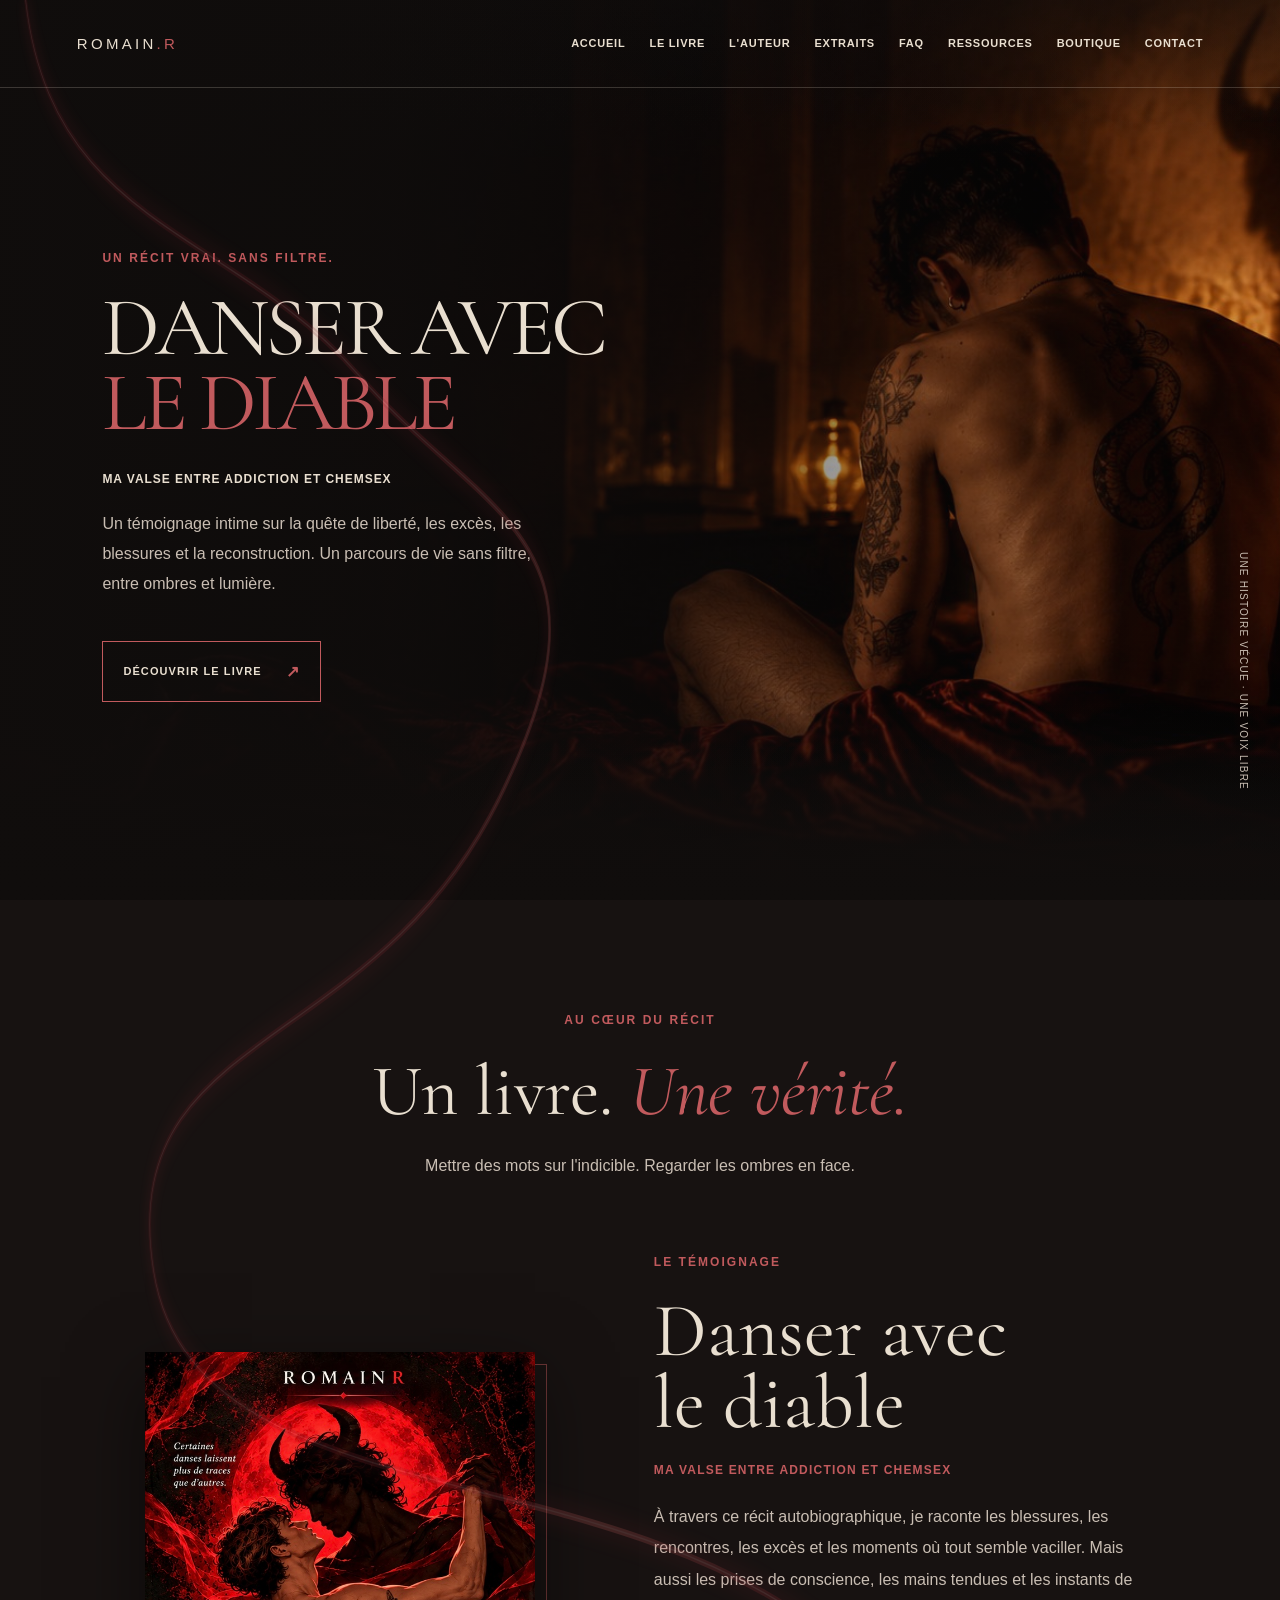
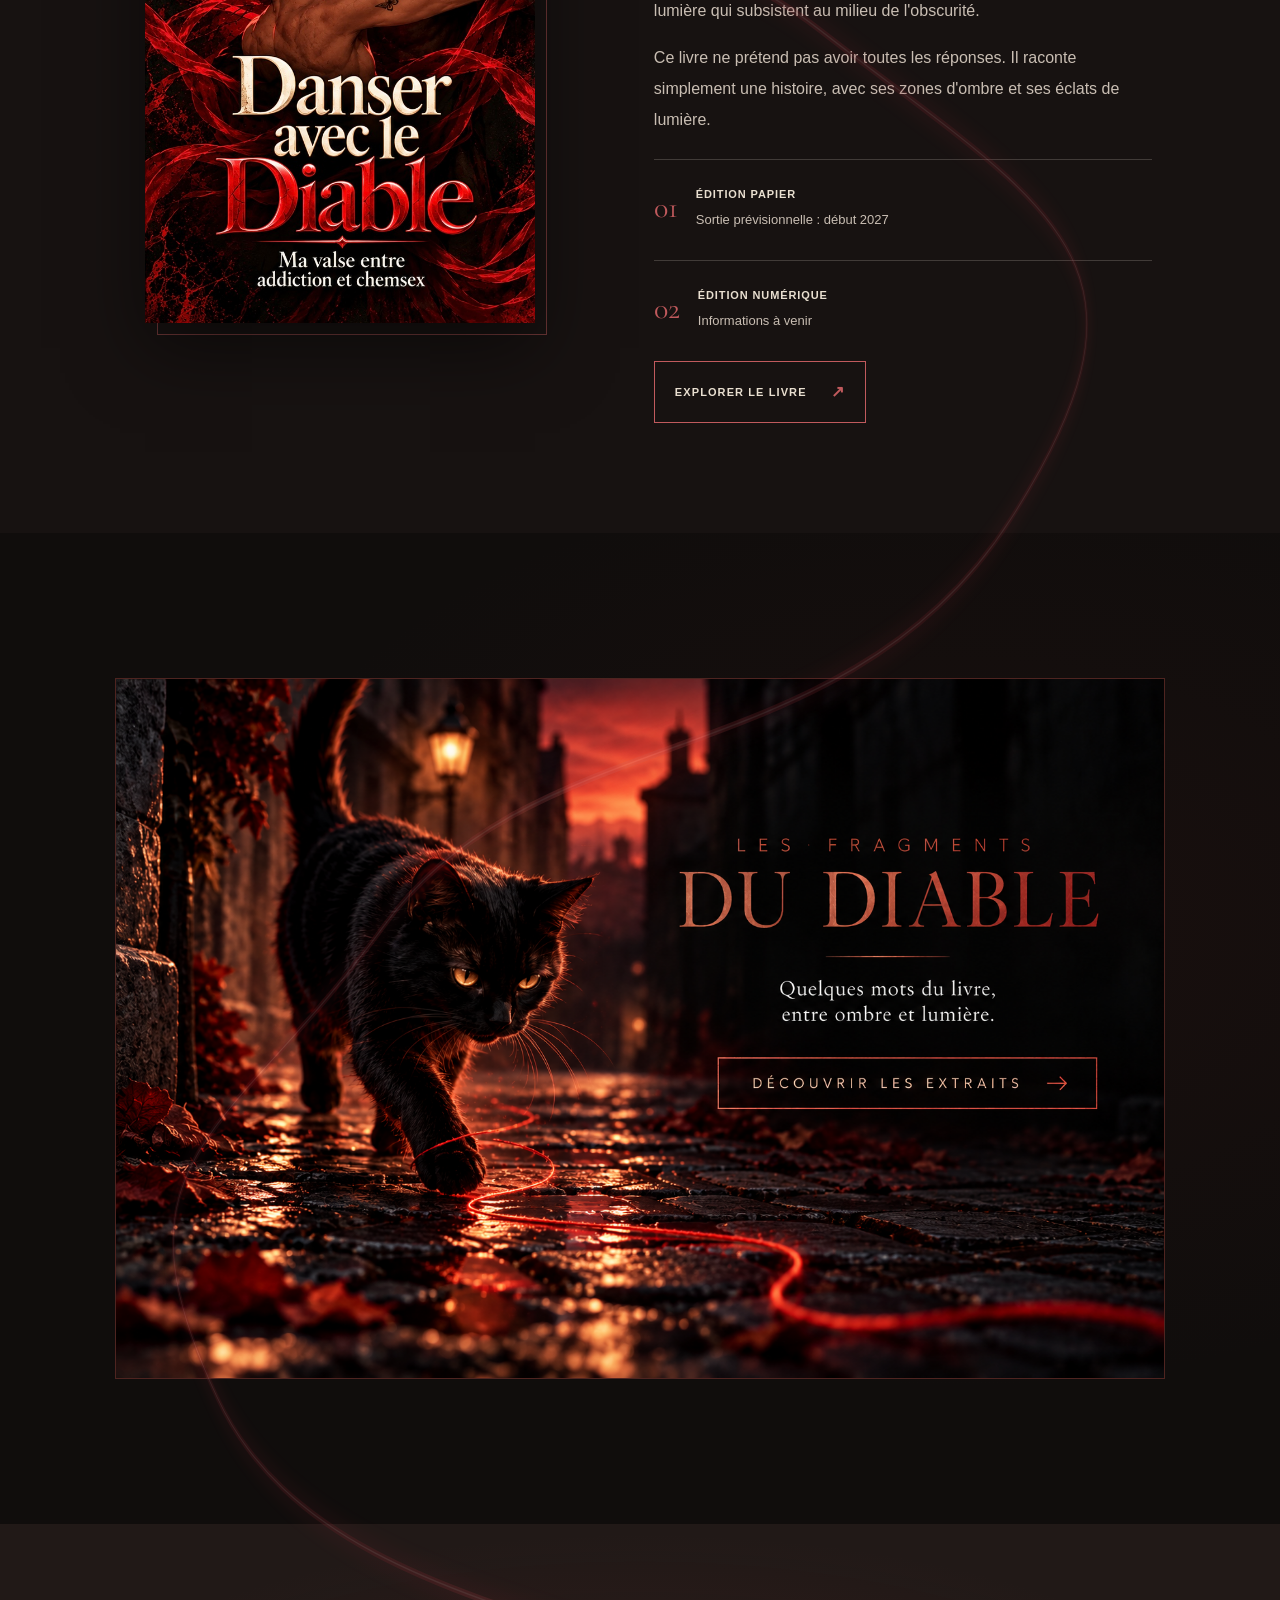
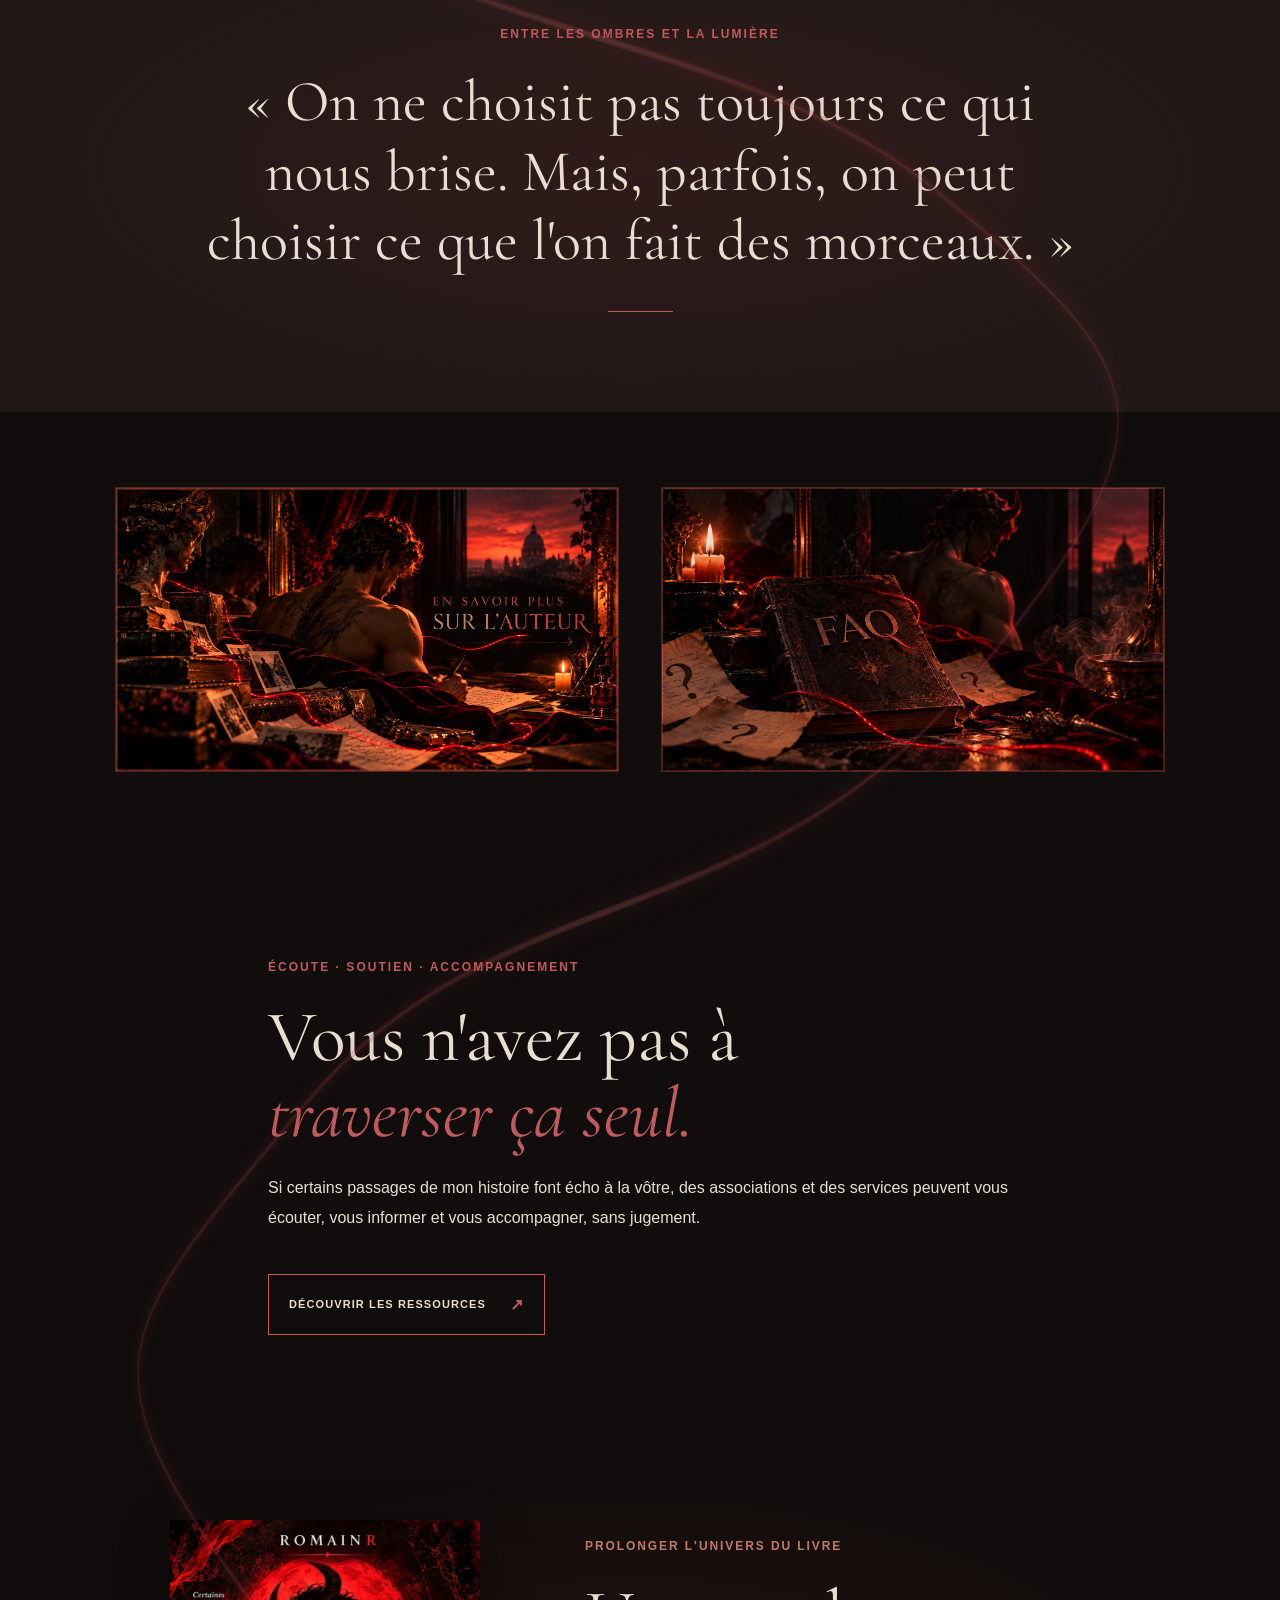
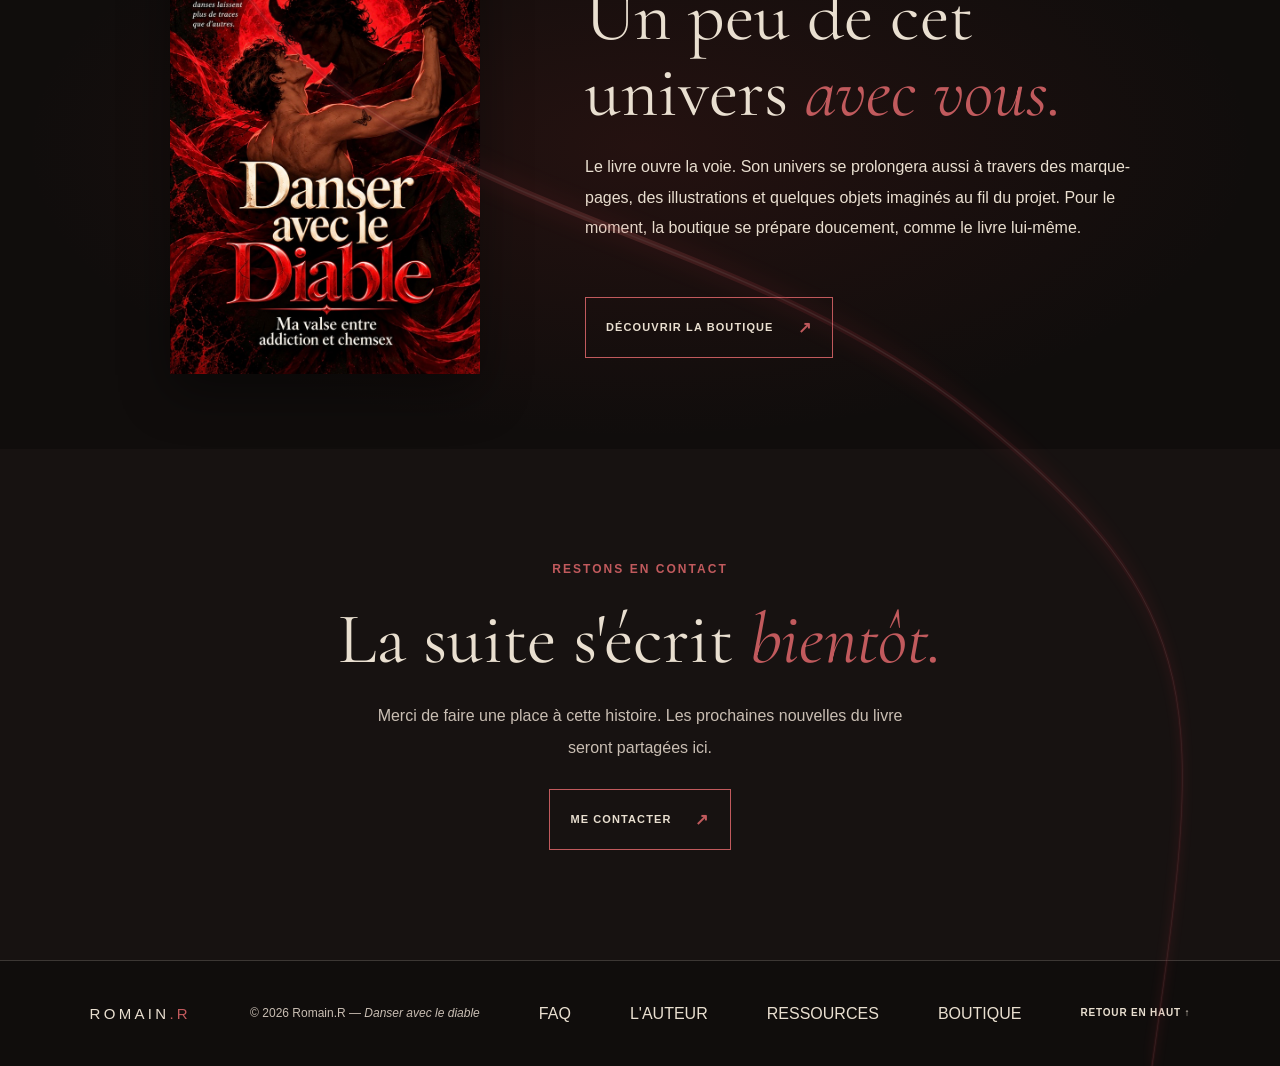
<file: index.html>
<!DOCTYPE html>
<html lang="fr">
<head>
  <meta charset="UTF-8">
  <meta name="viewport" content="width=device-width, initial-scale=1.0">
  <meta name="description" content="Découvrez Danser avec le diable — Ma valse entre addiction et chemsex, le témoignage autobiographique de Romain.R. Sortie prévisionnelle début 2027.">
  <meta name="theme-color" content="#100d0c">
  <title>Danser avec le diable — Romain.R</title>

  <link rel="preconnect" href="https://fonts.googleapis.com">
  <link rel="preconnect" href="https://fonts.gstatic.com" crossorigin>
  <link href="https://fonts.googleapis.com/css2?family=Cormorant+Garamond:wght@400;500;600;700&family=Montserrat:wght@300;400;500;600&display=swap" rel="stylesheet">

  <link rel="stylesheet" href="styles.css">
  <link rel="stylesheet" href="fragments.css">

  <style>
    /* IMAGES CLIQUABLES */
    .home-image-link {
      display: block;
      width: 100%;
      overflow: hidden;
      line-height: 0;
      text-decoration: none;
      border: 1px solid rgba(179, 74, 67, 0.38);
      background: #100d0c;
      transition: border-color 0.3s ease, transform 0.3s ease;
    }

    .home-image-link:hover {
      border-color: rgba(210, 105, 85, 0.9);
      transform: translateY(-3px);
    }

    .home-image-link img {
      display: block;
      width: 100%;
      height: auto;
      margin: 0;
    }

    /* FRAGMENTS : IMAGE SEULE */
    .fragments-image-only {
      width: min(1050px, 86%);
      margin: 65px auto;
    }

    /* AUTEUR ET FAQ */
    .home-cards {
      display: grid;
      grid-template-columns: repeat(2, minmax(0, 1fr));
      align-items: start;
      gap: clamp(20px, 4vw, 42px);
      width: min(1050px, 86%);
      margin: 75px auto;
    }

    .home-card {
      min-width: 0;
    }

    .home-card .home-image-link img {
      width: 100%;
      height: auto;
      object-fit: contain;
    }

    /* BOUTIQUE */
    .shop-preview {
      padding: 75px 7%;
      background:
        radial-gradient(
          ellipse at 50% 50%,
          rgba(142, 41, 37, 0.16),
          transparent 68%
        ),
        #100d0c;
    }

    .shop-preview-inner {
      display: grid;
      grid-template-columns: minmax(0, 0.8fr) minmax(0, 1.2fr);
      align-items: center;
      gap: clamp(30px, 6vw, 75px);
      width: min(1000px, 100%);
      margin: 0 auto;
    }

    .shop-book {
      display: block;
      width: 100%;
      max-width: 310px;
      margin: 0 auto;
      border: 0;
      background: transparent;
      line-height: 0;
    }

    .shop-book img {
      display: block;
      width: 100%;
      height: auto;
      filter: drop-shadow(0 18px 25px rgba(0, 0, 0, 0.4));
    }

    .shop-copy {
      min-width: 0;
    }

    .shop-copy h2 {
      margin-top: 12px;
    }

    .shop-copy p:not(.eyebrow) {
      margin: 20px 0 28px;
      line-height: 1.9;
    }

    .shop-copy .eyebrow {
      color: #c17b65;
      letter-spacing: 0.16em;
    }

    /* ADAPTATION MOBILE */
    @media (max-width: 700px) {
      .fragments-image-only {
        width: 90%;
        margin: 35px auto;
      }

      .home-cards {
        grid-template-columns: 1fr;
        gap: 30px;
        width: 90%;
        margin: 45px auto;
      }

      .home-card {
        width: 100%;
        max-width: 700px;
        margin: 0 auto;
      }

      .home-card .home-image-link {
        width: 100%;
      }

      .shop-preview {
        padding: 55px 6%;
      }

      .shop-preview-inner {
        grid-template-columns: 1fr;
        gap: 30px;
        text-align: center;
      }

      .shop-book {
        max-width: 220px;
      }
    }
  </style>
</head>

<body>
  <!-- MENU -->
  <header class="site-header">
    <a class="logo" href="#accueil">ROMAIN<span>.R</span></a>

    <button
      class="menu-toggle"
      aria-label="Ouvrir le menu"
      aria-expanded="false"
      aria-controls="navigation"
    >
      ☰
    </button>

    <nav class="navigation" id="navigation">
      <a href="#accueil">Accueil</a>
      <a href="livre.html">Le livre</a>
      <a href="auteur.html">L'auteur</a>
      <a href="extraits.html">Extraits</a>
      <a href="faq.html">FAQ</a>
      <a href="ressources.html">Ressources</a>
      <a href="boutique.html">Boutique</a>
      <a href="#contact">Contact</a>
    </nav>
  </header>

  <main>
    <!-- ACCUEIL -->
    <section class="hero" id="accueil">
      <div class="hero-overlay"></div>

      <div class="hero-content">
        <p class="eyebrow">UN RÉCIT VRAI. SANS FILTRE.</p>

        <h1>DANSER AVEC<br><span>LE DIABLE</span></h1>

        <p class="subtitle">MA VALSE ENTRE ADDICTION ET CHEMSEX</p>

        <p class="intro">
          Un témoignage intime sur la quête de liberté, les excès,
          les blessures et la reconstruction. Un parcours de vie
          sans filtre, entre ombres et lumière.
        </p>

        <a class="button" href="livre.html">
          DÉCOUVRIR LE LIVRE <span>↗</span>
        </a>
      </div>

      <span class="vertical-note">
        UNE HISTOIRE VÉCUE · UNE VOIX LIBRE
      </span>
    </section>

    <!-- LE LIVRE -->
    <section class="book-section section" id="livre">
      <div class="section-heading">
        <p class="eyebrow">AU CŒUR DU RÉCIT</p>
        <h2>Un livre. <em>Une vérité.</em></h2>
        <p>Mettre des mots sur l'indicible. Regarder les ombres en face.</p>
      </div>

      <div class="book-layout">
        <div class="book-art">
          <img
            src="couverture-livre.png"
            alt="Couverture du livre Danser avec le diable"
          >
        </div>

        <div class="book-copy">
          <p class="eyebrow">LE TÉMOIGNAGE</p>

          <h3>Danser avec<br>le diable</h3>

          <p class="book-subtitle">Ma valse entre addiction et chemsex</p>

          <p>
            À travers ce récit autobiographique, je raconte les blessures,
            les rencontres, les excès et les moments où tout semble vaciller.
            Mais aussi les prises de conscience, les mains tendues et les
            instants de lumière qui subsistent au milieu de l'obscurité.
          </p>

          <p>
            Ce livre ne prétend pas avoir toutes les réponses.
            Il raconte simplement une histoire, avec ses zones d'ombre
            et ses éclats de lumière.
          </p>

          <div class="format">
            <span>01</span>
            <div>
              <strong>ÉDITION PAPIER</strong>
              <small>Sortie prévisionnelle : début 2027</small>
            </div>
          </div>

          <div class="format">
            <span>02</span>
            <div>
              <strong>ÉDITION NUMÉRIQUE</strong>
              <small>Informations à venir</small>
            </div>
          </div>

          <a class="button" href="livre.html">
            EXPLORER LE LIVRE <span>↗</span>
          </a>
        </div>
      </div>
    </section>

    <!-- FRAGMENTS : UNIQUEMENT L'IMAGE CLIQUABLE -->
    <section class="fragments-section" id="extraits">
      <div class="fragments-image-only">
        <a
          class="home-image-link"
          href="extraits.html"
          aria-label="Découvrir les extraits du livre"
        >
          <img
            src="extraits-accueil.png"
            alt="Illustration cliquable vers les extraits de Danser avec le diable"
            loading="lazy"
          >
        </a>
      </div>
    </section>

    <!-- CITATION -->
    <section class="quote-section">
      <p class="eyebrow">ENTRE LES OMBRES ET LA LUMIÈRE</p>

      <blockquote>
        « On ne choisit pas toujours ce qui nous brise.
        Mais, parfois, on peut choisir ce que l'on fait des morceaux. »
      </blockquote>

      <span class="quote-line"></span>
    </section>

    <!-- AUTEUR ET FAQ : DEUX IMAGES SANS TEXTE AUTOUR -->
    <section class="home-cards" aria-label="Découvrir l'auteur et la FAQ">
      <div class="home-card">
        <a
          class="home-image-link"
          href="auteur.html"
          aria-label="En savoir plus sur l'auteur"
        >
          <img
            src="auteur-accueil.png"
            alt="En savoir plus sur l'auteur"
            loading="lazy"
          >
        </a>
      </div>

      <div class="home-card">
        <a
          class="home-image-link"
          href="faq.html"
          aria-label="Accéder à la foire aux questions"
        >
          <img
            src="faq-accueil.png"
            alt="Accéder à la foire aux questions"
            loading="lazy"
          >
        </a>
      </div>
    </section>

    <!-- RESSOURCES : CONSERVÉES -->
    <section
      class="faq-section section support-section"
      id="appel-ressources"
    >
      <p class="eyebrow">ÉCOUTE · SOUTIEN · ACCOMPAGNEMENT</p>

      <h2>
        Vous n'avez pas à<br><em>traverser ça seul.</em>
      </h2>

      <p>
        Si certains passages de mon histoire font écho à la vôtre,
        des associations et des services peuvent vous écouter,
        vous informer et vous accompagner, sans jugement.
      </p>

      <a class="button" href="ressources.html">
        DÉCOUVRIR LES RESSOURCES <span>↗</span>
      </a>
    </section>

    <!-- BOUTIQUE : COUVERTURE ET MESSAGE -->
    <section class="shop-preview" id="boutique">
      <div class="shop-preview-inner">
        <a
          class="shop-book"
          href="boutique.html"
          aria-label="Découvrir la boutique"
        >
          <img
            src="couverture-livre.png"
            alt="Couverture de Danser avec le diable"
            loading="lazy"
          >
        </a>

        <div class="shop-copy">
          <p class="eyebrow">PROLONGER L'UNIVERS DU LIVRE</p>

          <h2>Un peu de cet univers <em>avec vous.</em></h2>

          <p>
            Le livre ouvre la voie. Son univers se prolongera aussi
            à travers des marque-pages, des illustrations et quelques
            objets imaginés au fil du projet.

            Pour le moment, la boutique se prépare doucement,
            comme le livre lui-même.
          </p>

          <a class="button" href="boutique.html">
            DÉCOUVRIR LA BOUTIQUE <span>↗</span>
          </a>
        </div>
      </div>
    </section>

    <!-- CONTACT -->
    <section class="contact-section section" id="contact">
      <p class="eyebrow">RESTONS EN CONTACT</p>

      <h2>La suite s'écrit <em>bientôt.</em></h2>

      <p>
        Merci de faire une place à cette histoire.
        Les prochaines nouvelles du livre seront partagées ici.
      </p>

      <a class="button" href="mailto:romain.danseraveclediable@outlook.com">
        ME CONTACTER <span>↗</span>
      </a>
    </section>
  </main>

  <!-- PIED DE PAGE -->
  <footer>
    <a class="logo" href="#accueil">ROMAIN<span>.R</span></a>

    <p>© 2026 Romain.R — <em>Danser avec le diable</em></p>

    <a href="faq.html">FAQ</a>
    <a href="auteur.html">L'AUTEUR</a>
    <a href="ressources.html">RESSOURCES</a>
    <a href="boutique.html">BOUTIQUE</a>
    <a href="#accueil">RETOUR EN HAUT ↑</a>
  </footer>

  <script src="script.js"></script>
</body>
</html>
</file>
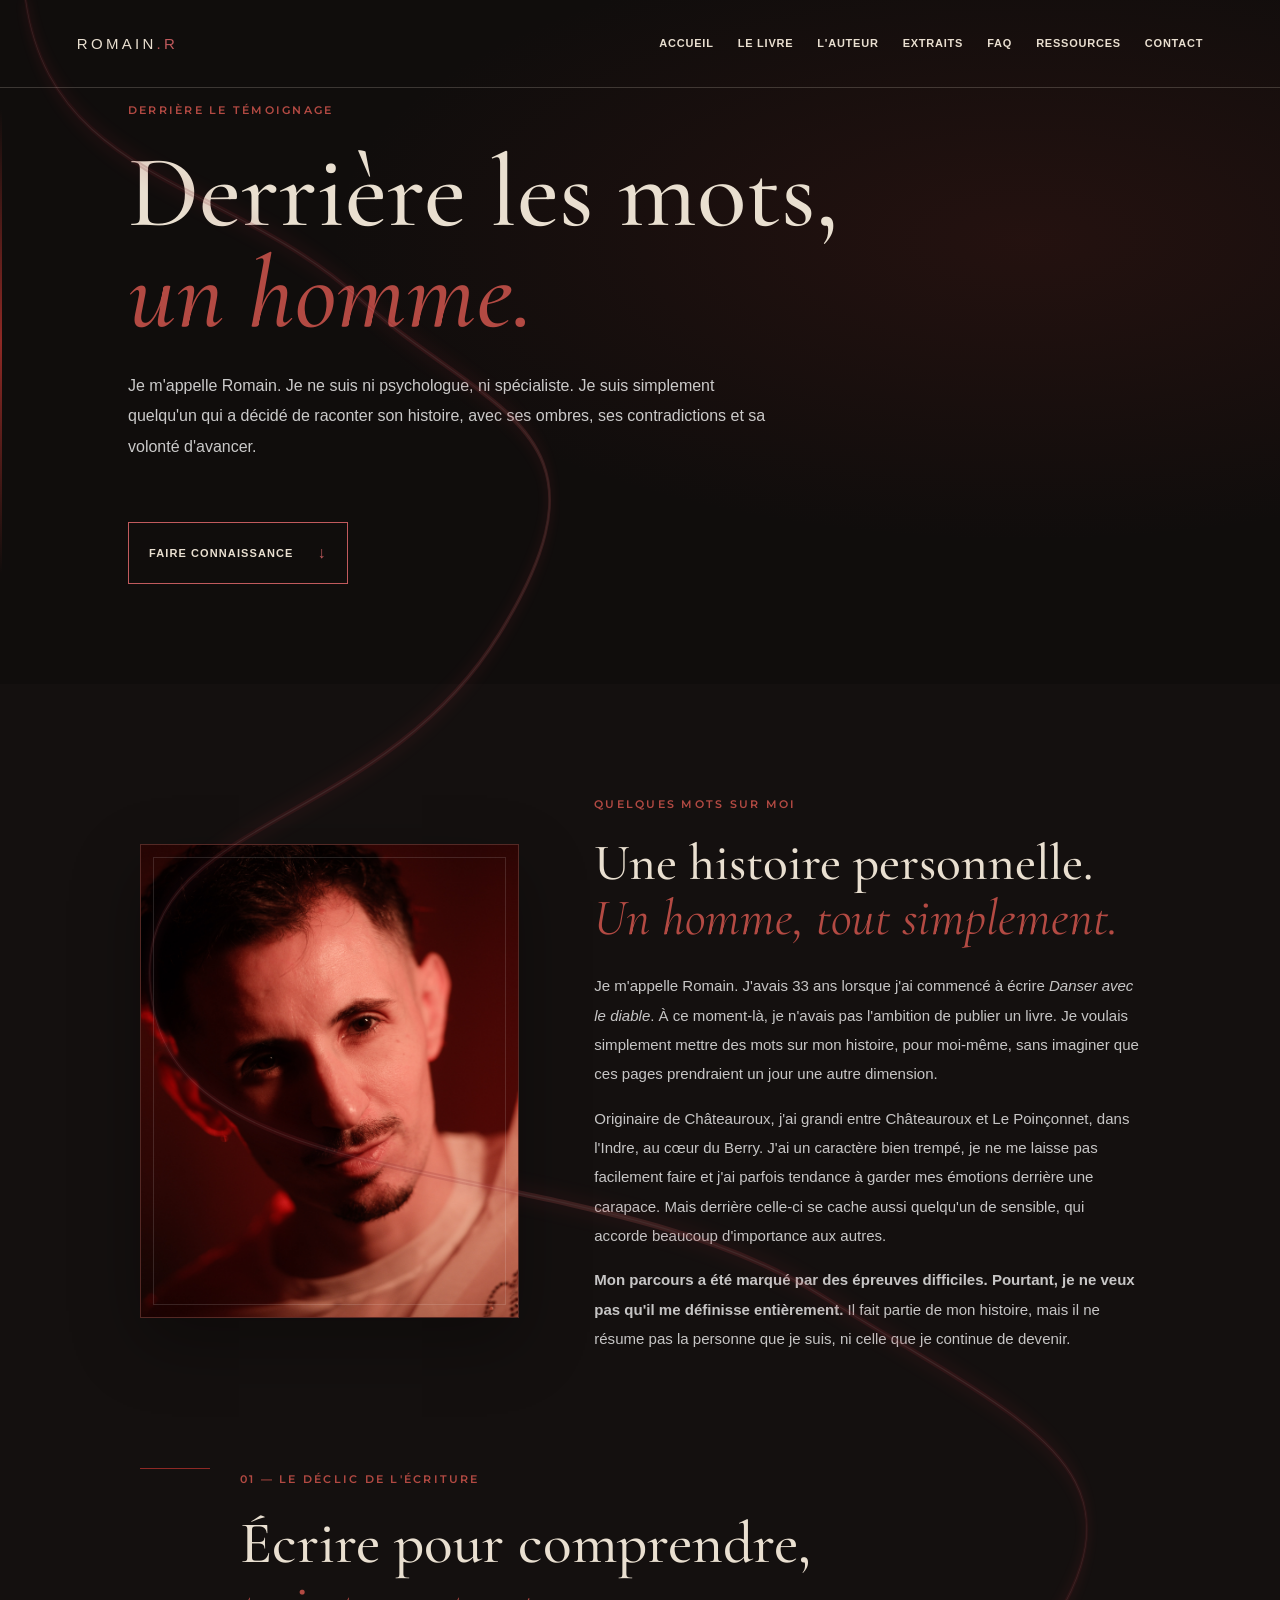
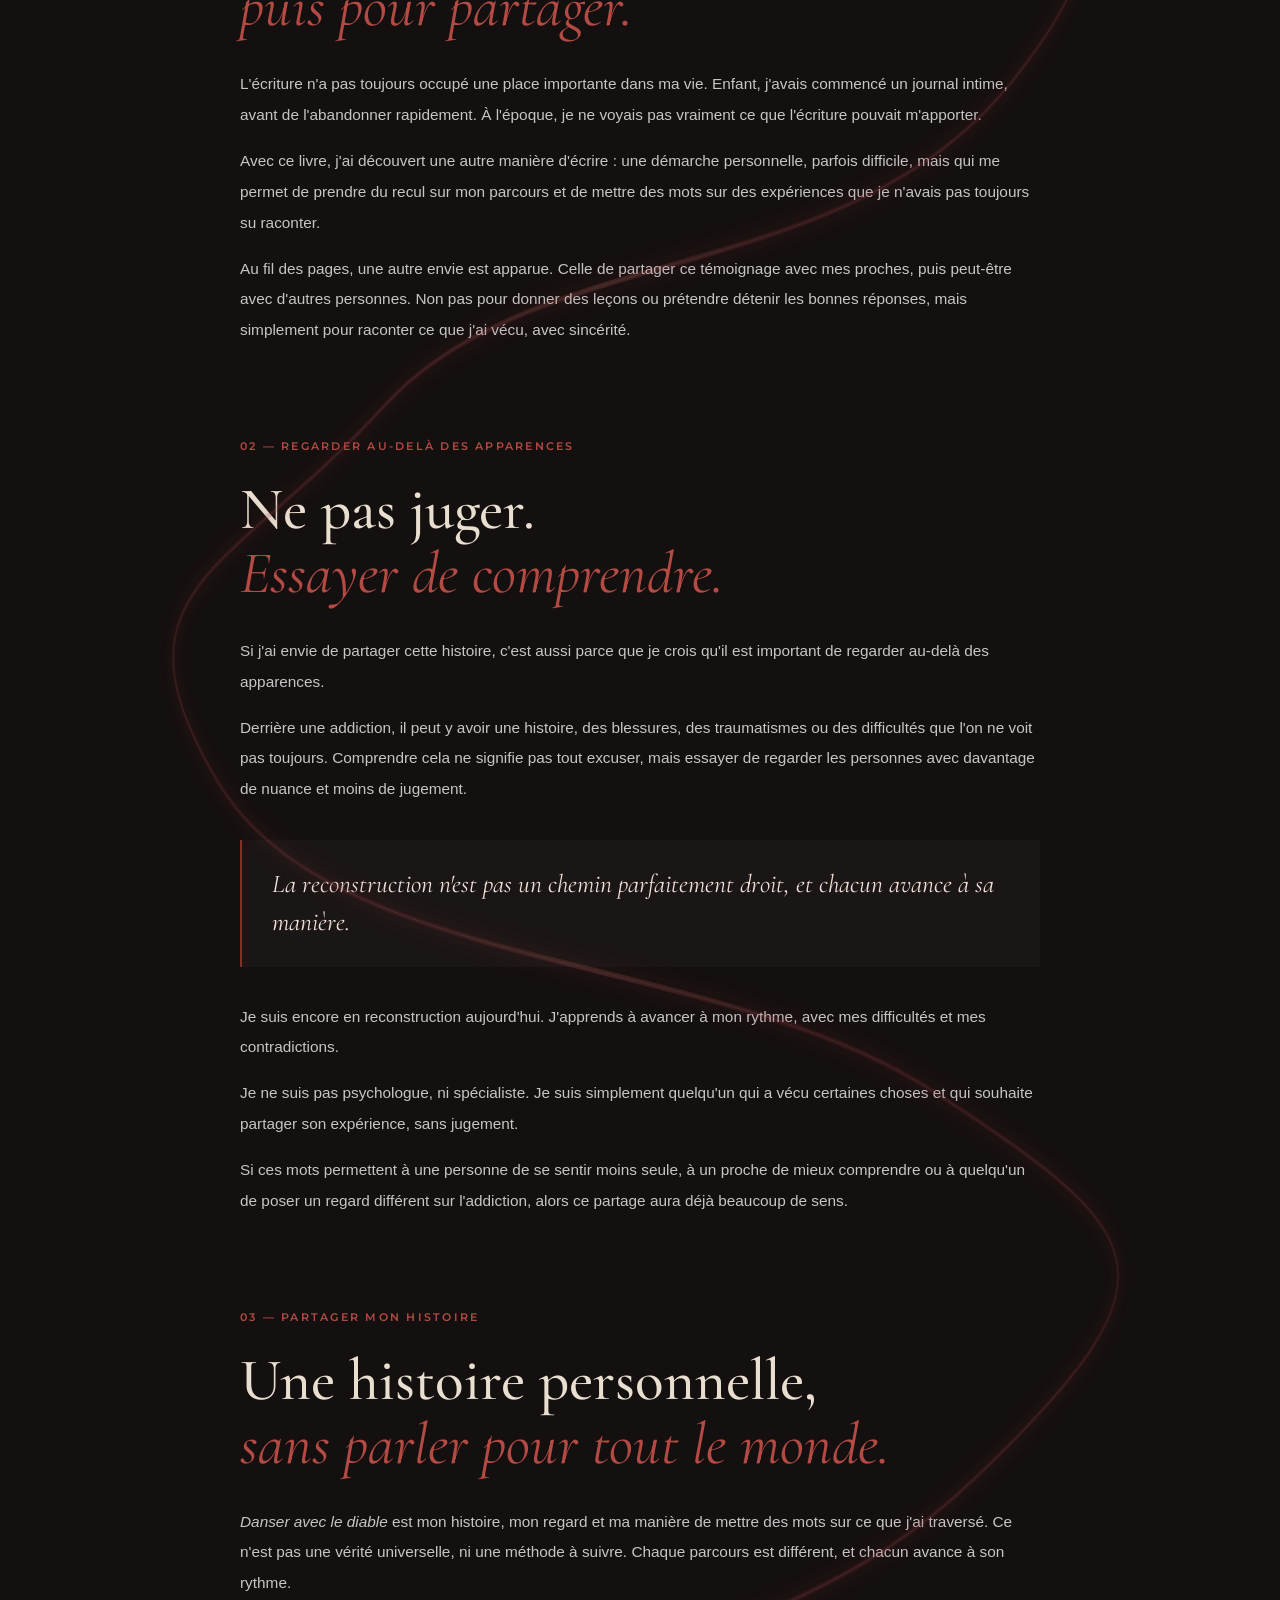
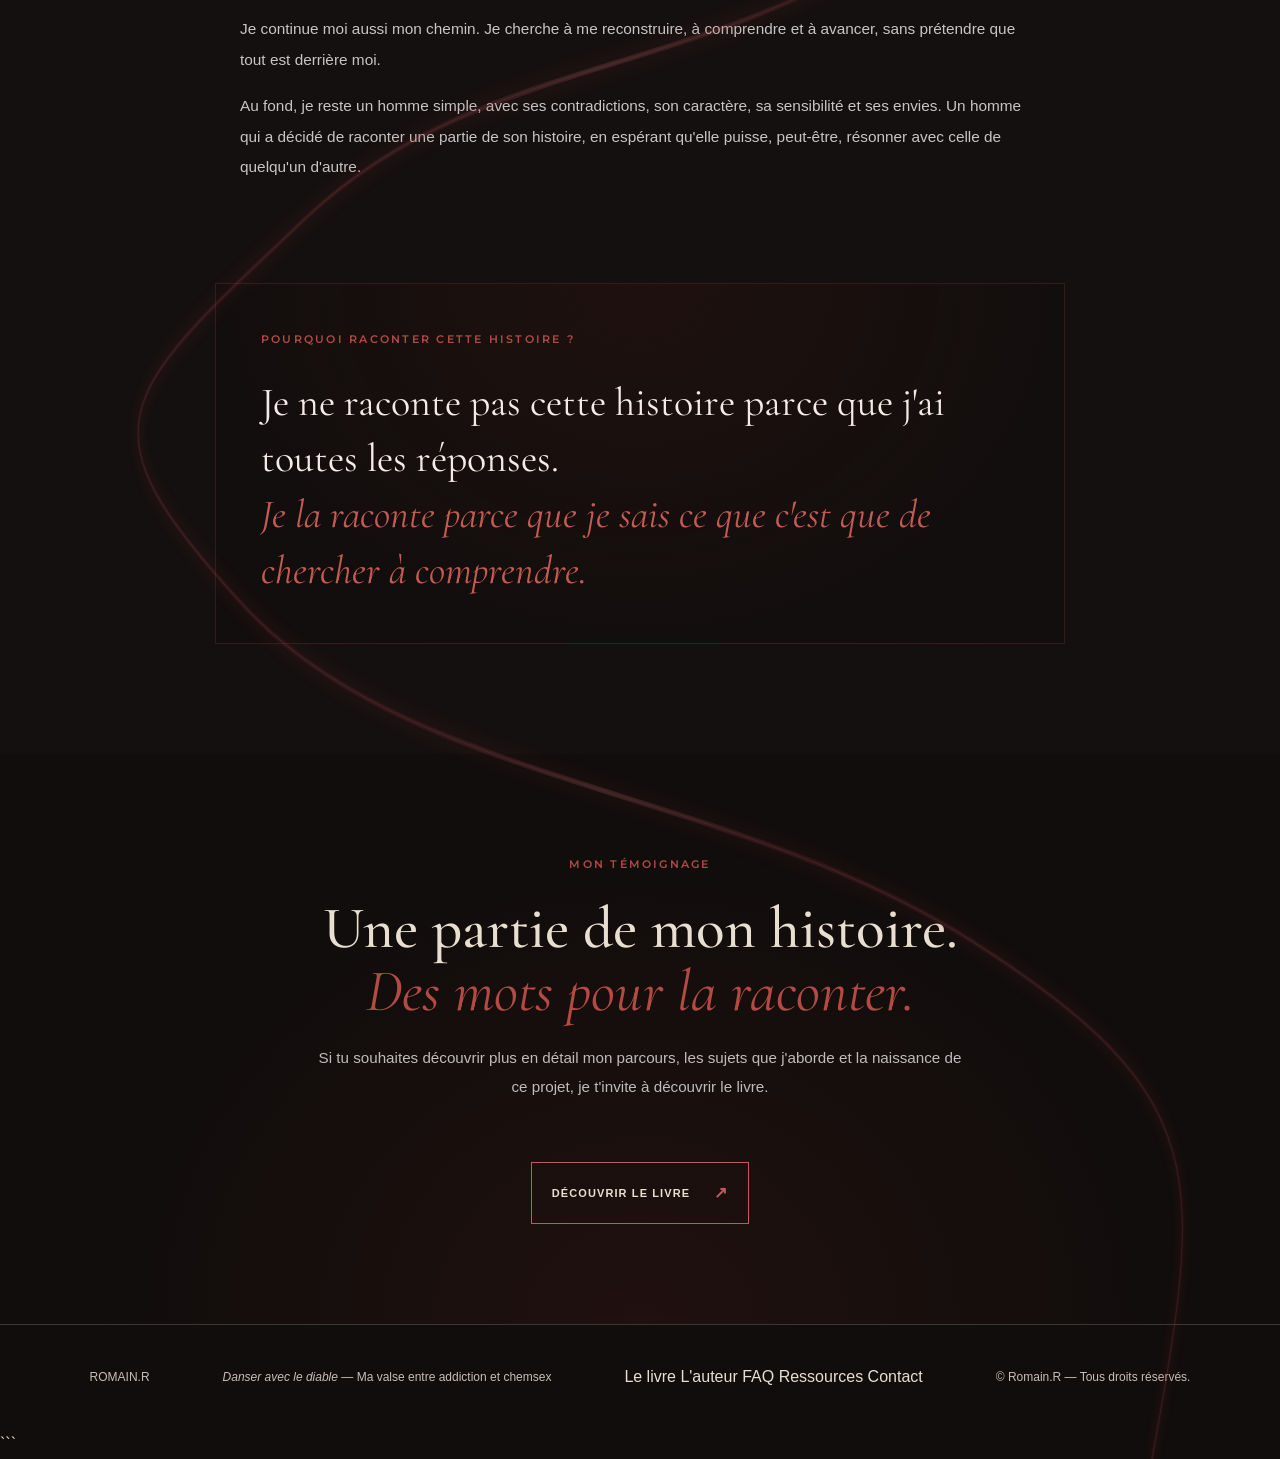
<file: auteur.html>
<!DOCTYPE html>
<html lang="fr">
<head>
<meta charset="UTF-8">
<meta name="viewport" content="width=device-width, initial-scale=1.0">

<meta name="description" content="Découvrez Romain.R, l'auteur de Danser avec le diable — Ma valse entre addiction et chemsex. Un témoignage personnel, sincère et sans jugement.">

<meta name="theme-color" content="#100d0c">
<title>L'auteur — Danser avec le diable | Romain.R</title>

<link rel="preconnect" href="https://fonts.googleapis.com">
<link rel="preconnect" href="https://fonts.gstatic.com" crossorigin>
<link href="https://fonts.googleapis.com/css2?family=Cormorant+Garamond:wght@400;500;600;700&family=Montserrat:wght@300;400;500;600;700&display=swap" rel="stylesheet">

<link rel="stylesheet" href="styles.css">
<link rel="stylesheet" href="fragments.css">

<style>
/* ================================
   PAGE AUTEUR — IDENTITÉ VISUELLE
================================ */

.author-hero {
    position: relative;
    min-height: 72vh;
    display: flex;
    align-items: center;
    overflow: hidden;
    background:
        radial-gradient(
            ellipse at 80% 35%,
            rgba(116, 35, 29, 0.20),
            transparent 48%
        ),
        #100d0c;
}

.author-hero::after {
    content: "";
    position: absolute;
    left: 0;
    top: 16%;
    width: 2px;
    height: 68%;
    background: linear-gradient(
        to bottom,
        transparent,
        #8e2925,
        transparent
    );
}

.author-hero-content {
    position: relative;
    z-index: 1;
    width: min(820px, 88%);
    margin-left: 10%;
    padding: 100px 0;
}

.author-hero h1 {
    margin: 20px 0;
    font-family: "Cormorant Garamond", serif;
    font-size: clamp(3.4rem, 8vw, 6.5rem);
    font-weight: 500;
    line-height: 0.98;
}

.author-hero h1 span {
    color: #b34a43;
    font-style: italic;
}

.author-intro {
    max-width: 650px;
    margin: 28px 0 35px;
    font-size: 1rem;
    line-height: 1.9;
    color: rgba(255, 255, 255, 0.78);
}

.author-section {
    padding: 110px 0;
    background: #14100f;
}

.author-container {
    width: min(1000px, 86%);
    margin: 0 auto;
}

.author-opening {
    max-width: 800px;
    margin: 0 auto 90px;
}

.author-opening h2,
.author-copy h2,
.author-next h2 {
    font-family: "Cormorant Garamond", serif;
    font-size: clamp(2.3rem, 5vw, 3.7rem);
    font-weight: 500;
    line-height: 1.08;
}

.author-opening h2,
.author-copy h2 {
    margin: 18px 0 30px;
}

.author-opening h2 em,
.author-copy h2 em,
.author-next h2 em {
    color: #b34a43;
    font-weight: 400;
}

.author-opening p:not(.eyebrow),
.author-copy p:not(.eyebrow),
.author-conclusion p:not(.eyebrow) {
    font-size: 0.96rem;
    line-height: 2;
    color: rgba(255, 255, 255, 0.76);
}

.author-opening strong {
    color: #f3e8e2;
    font-weight: 500;
}

.author-divider {
    width: 70px;
    height: 1px;
    margin-top: 45px;
    background: #8e2925;
}

.author-copy {
    max-width: 800px;
    margin: 0 auto;
}

.author-copy section {
    margin-bottom: 90px;
    scroll-margin-top: 100px;
}

.author-copy section:last-child {
    margin-bottom: 0;
}

.eyebrow {
    color: #b34a43;
    font-family: "Montserrat", sans-serif;
    font-size: 0.7rem;
    font-weight: 600;
    letter-spacing: 0.2em;
    line-height: 1.8;
}

.author-highlight {
    position: relative;
    margin: 35px 0;
    padding: 25px 30px;
    border-left: 2px solid #8e2925;
    background: rgba(255, 255, 255, 0.025);
}

.author-highlight p {
    margin: 0;
    color: #f0ded8 !important;
    font-family: "Cormorant Garamond", serif;
    font-size: 1.6rem !important;
    font-style: italic;
    line-height: 1.5 !important;
}

.author-conclusion {
    max-width: 850px;
    margin: 100px auto 0;
    padding: 45px;
    border: 1px solid rgba(179, 74, 67, 0.22);
    background:
        radial-gradient(
            ellipse at 50% 0%,
            rgba(116, 35, 29, 0.13),
            transparent 70%
        ),
        rgba(0, 0, 0, 0.12);
}

.author-conclusion blockquote {
    margin: 25px 0 0;
    color: #f5eae5;
    font-family: "Cormorant Garamond", serif;
    font-size: clamp(1.7rem, 4vw, 2.5rem);
    line-height: 1.4;
}

.author-conclusion blockquote em {
    color: #c45b52;
    font-weight: 400;
}

.author-next {
    padding: 100px 7%;
    text-align: center;
    background:
        radial-gradient(
            ellipse at 50% 100%,
            rgba(116, 35, 29, 0.16),
            transparent 60%
        ),
        #100d0c;
}

.author-next h2 {
    margin: 20px 0;
}

.author-next > p:not(.eyebrow) {
    max-width: 650px;
    margin: 0 auto 35px;
    color: rgba(255, 255, 255, 0.72);
    font-size: 0.95rem;
    line-height: 1.9;
}

/* ================================
   PRÉSENTATION AVEC PHOTOGRAPHIE
================================ */

.author-profile {
    display: grid;
    grid-template-columns: minmax(0, 0.82fr) minmax(0, 1.18fr);
    align-items: center;
    gap: clamp(35px, 6vw, 75px);
    margin-bottom: 100px;
}

.author-photo-frame {
    position: relative;
    width: 100%;
    max-width: 390px;
    margin: 0 auto;
    aspect-ratio: 4 / 5;
    overflow: hidden;
    background:
        radial-gradient(
            ellipse at 50% 30%,
            rgba(142, 41, 37, 0.22),
            transparent 65%
        ),
        #211715;
    border: 1px solid rgba(179, 74, 67, 0.35);
    box-shadow: 0 25px 65px rgba(0, 0, 0, 0.30);
}

/* Fine bordure intérieure */

.author-photo-frame::after {
    content: "";
    position: absolute;
    inset: 12px;
    border: 1px solid rgba(255, 255, 255, 0.13);
    pointer-events: none;
    z-index: 2;
}

/* Photographie : le fichier sera ajouté dans GitHub */

.author-photo {
    display: block;
    width: 100%;
    height: 100%;
    object-fit: cover;
    object-position: center;
}

/* Texte de présentation à côté de la photo */

.author-profile-text {
    min-width: 0;
}

.author-profile-text h2 {
    margin: 18px 0 25px;
    font-family: "Cormorant Garamond", serif;
    font-size: clamp(2.3rem, 4vw, 3.4rem);
    font-weight: 500;
    line-height: 1.08;
}

.author-profile-text h2 em {
    color: #b34a43;
    font-weight: 400;
}

.author-profile-text p:not(.eyebrow) {
    color: rgba(255, 255, 255, 0.76);
    font-size: 0.94rem;
    line-height: 1.95;
}

/* ================================
   RESPONSIVE — TÉLÉPHONE
================================ */

@media (max-width: 700px) {
    .author-hero {
        min-height: auto;
    }

    .author-hero-content {
        width: 84%;
        margin-left: 8%;
        padding: 90px 0;
    }

    .author-hero h1 {
        font-size: clamp(3.2rem, 14vw, 4.7rem);
    }

    .author-section {
        padding: 75px 0;
    }

    .author-container {
        width: 86%;
    }

    .author-profile {
        grid-template-columns: 1fr;
        gap: 35px;
        margin-bottom: 75px;
    }

    .author-photo-frame {
        width: min(100%, 340px);
        aspect-ratio: 4 / 5;
    }

    .author-profile-text h2 {
        font-size: clamp(2.4rem, 10vw, 3.2rem);
    }

    .author-opening {
        margin-bottom: 70px;
    }

    .author-copy section {
        margin-bottom: 70px;
    }

    .author-conclusion {
        margin-top: 75px;
        padding: 28px 22px;
    }

    .author-next {
        padding: 75px 8%;
    }
}

@media (prefers-reduced-motion: reduce) {
    *,
    *::before,
    *::after {
        scroll-behavior: auto !important;
        animation-duration: 0.01ms !important;
        transition-duration: 0.01ms !important;
    }
}
</style>
</head>

<body>

<header class="site-header">
    <a class="logo" href="index.html">ROMAIN<span>.R</span></a>

    <button
        class="menu-toggle"
        aria-label="Ouvrir le menu"
        aria-expanded="false"
        aria-controls="navigation"
        type="button"
    >☰</button>

    <nav class="navigation" id="navigation">
        <a href="index.html">Accueil</a>
        <a href="livre.html">Le livre</a>
        <a href="auteur.html" aria-current="page">L'auteur</a>
        <a href="extraits.html">Extraits</a>
        <a href="faq.html">FAQ</a>
        <a href="ressources.html">Ressources</a>
        <a href="contact.html">Contact</a>
    </nav>
</header>

<main>

    <!-- INTRODUCTION -->

    <section class="author-hero" id="accueil">
        <div class="author-hero-content">
            <p class="eyebrow">DERRIÈRE LE TÉMOIGNAGE</p>

            <h1>
                Derrière les mots,<br>
                <span>un homme.</span>
            </h1>

            <p class="author-intro">
                Je m'appelle Romain. Je ne suis ni psychologue, ni spécialiste.
                Je suis simplement quelqu'un qui a décidé de raconter son histoire,
                avec ses ombres, ses contradictions et sa volonté d'avancer.
            </p>

            <a class="button" href="#mon-histoire">
                FAIRE CONNAISSANCE <span>↓</span>
            </a>
        </div>
    </section>

    <!-- PRÉSENTATION DE L'AUTEUR AVEC PHOTO -->

    <section class="author-section" id="mon-histoire">
        <div class="author-container">

            <div class="author-profile">

                <!--
                    EMPLACEMENT DE LA PHOTO

                    Ajoute ton portrait dans le dépôt GitHub à la racine
                    du site, au même niveau que auteur.html.

                    Nom attendu : portrait-romain.jpg

                    Tu n'auras alors pas besoin de modifier ce code.
                -->

                <div class="author-photo-frame">
                    <img
                        class="author-photo"
                        src="portrait-romain.jpg"
                        alt="Portrait de Romain, auteur de Danser avec le diable"
                        loading="eager"
                    >
                </div>

                <!-- TEXTE À CÔTÉ DE LA PHOTO -->

                <div class="author-profile-text">
                    <p class="eyebrow">QUELQUES MOTS SUR MOI</p>

                    <h2>
                        Une histoire personnelle.<br>
                        <em>Un homme, tout simplement.</em>
                    </h2>

                    <p>
                        Je m'appelle Romain. J'avais 33 ans lorsque j'ai commencé
                        à écrire <em>Danser avec le diable</em>. À ce moment-là,
                        je n'avais pas l'ambition de publier un livre. Je voulais
                        simplement mettre des mots sur mon histoire, pour moi-même,
                        sans imaginer que ces pages prendraient un jour une autre dimension.
                    </p>

                    <p>
                        Originaire de Châteauroux, j'ai grandi entre Châteauroux
                        et Le Poinçonnet, dans l'Indre, au cœur du Berry. J'ai un
                        caractère bien trempé, je ne me laisse pas facilement faire
                        et j'ai parfois tendance à garder mes émotions derrière une
                        carapace. Mais derrière celle-ci se cache aussi quelqu'un
                        de sensible, qui accorde beaucoup d'importance aux autres.
                    </p>

                    <p>
                        <strong>
                            Mon parcours a été marqué par des épreuves difficiles.
                            Pourtant, je ne veux pas qu'il me définisse entièrement.
                        </strong>
                        Il fait partie de mon histoire, mais il ne résume pas la
                        personne que je suis, ni celle que je continue de devenir.
                    </p>
                </div>

            </div>

            <div class="author-divider"></div>

            <!-- 01 — LE DÉCLIC DE L'ÉCRITURE -->

            <div class="author-copy">

                <section id="ecriture">
                    <p class="eyebrow">01 — LE DÉCLIC DE L'ÉCRITURE</p>

                    <h2>
                        Écrire pour comprendre,<br>
                        <em>puis pour partager.</em>
                    </h2>

                    <p>
                        L'écriture n'a pas toujours occupé une place importante
                        dans ma vie. Enfant, j'avais commencé un journal intime,
                        avant de l'abandonner rapidement. À l'époque, je ne voyais
                        pas vraiment ce que l'écriture pouvait m'apporter.
                    </p>

                    <p>
                        Avec ce livre, j'ai découvert une autre manière d'écrire :
                        une démarche personnelle, parfois difficile, mais qui me
                        permet de prendre du recul sur mon parcours et de mettre
                        des mots sur des expériences que je n'avais pas toujours
                        su raconter.
                    </p>

                    <p>
                        Au fil des pages, une autre envie est apparue. Celle de
                        partager ce témoignage avec mes proches, puis peut-être
                        avec d'autres personnes. Non pas pour donner des leçons
                        ou prétendre détenir les bonnes réponses, mais simplement
                        pour raconter ce que j'ai vécu, avec sincérité.
                    </p>
                </section>

                <!-- 02 — REGARDER AU-DELÀ DES APPARENCES -->

                <section id="sans-jugement">
                    <p class="eyebrow">
                        02 — REGARDER AU-DELÀ DES APPARENCES
                    </p>

                    <h2>
                        Ne pas juger.<br>
                        <em>Essayer de comprendre.</em>
                    </h2>

                    <p>
                        Si j'ai envie de partager cette histoire, c'est aussi
                        parce que je crois qu'il est important de regarder
                        au-delà des apparences.
                    </p>

                    <p>
                        Derrière une addiction, il peut y avoir une histoire,
                        des blessures, des traumatismes ou des difficultés que
                        l'on ne voit pas toujours. Comprendre cela ne signifie
                        pas tout excuser, mais essayer de regarder les personnes
                        avec davantage de nuance et moins de jugement.
                    </p>

                    <div class="author-highlight">
                        <p>
                            La reconstruction n'est pas un chemin parfaitement
                            droit, et chacun avance à sa manière.
                        </p>
                    </div>

                    <p>
                        Je suis encore en reconstruction aujourd'hui. J'apprends
                        à avancer à mon rythme, avec mes difficultés et mes
                        contradictions.
                    </p>

                    <p>
                        Je ne suis pas psychologue, ni spécialiste. Je suis
                        simplement quelqu'un qui a vécu certaines choses et
                        qui souhaite partager son expérience, sans jugement.
                    </p>

                    <p>
                        Si ces mots permettent à une personne de se sentir moins
                        seule, à un proche de mieux comprendre ou à quelqu'un de
                        poser un regard différent sur l'addiction, alors ce partage
                        aura déjà beaucoup de sens.
                    </p>
                </section>

                <!-- 03 — PARTAGER MON HISTOIRE -->

                <section id="temoignage">
                    <p class="eyebrow">03 — PARTAGER MON HISTOIRE</p>

                    <h2>
                        Une histoire personnelle,<br>
                        <em>sans parler pour tout le monde.</em>
                    </h2>

                    <p>
                        <em>Danser avec le diable</em> est mon histoire, mon
                        regard et ma manière de mettre des mots sur ce que j'ai
                        traversé. Ce n'est pas une vérité universelle, ni une
                        méthode à suivre. Chaque parcours est différent, et
                        chacun avance à son rythme.
                    </p>

                    <p>
                        Je continue moi aussi mon chemin. Je cherche à me
                        reconstruire, à comprendre et à avancer, sans prétendre
                        que tout est derrière moi.
                    </p>

                    <p>
                        Au fond, je reste un homme simple, avec ses contradictions,
                        son caractère, sa sensibilité et ses envies. Un homme qui
                        a décidé de raconter une partie de son histoire, en espérant
                        qu'elle puisse, peut-être, résonner avec celle de quelqu'un
                        d'autre.
                    </p>
                </section>

            </div>

            <!-- CONCLUSION -->

            <div class="author-conclusion">
                <p class="eyebrow">POURQUOI RACONTER CETTE HISTOIRE ?</p>

                <blockquote>
                    Je ne raconte pas cette histoire parce que j'ai toutes les réponses.<br>
                    <em>
                        Je la raconte parce que je sais ce que c'est que de chercher à comprendre.
                    </em>
                </blockquote>
            </div>

        </div>
    </section>

    <!-- INVITATION À DÉCOUVRIR LE LIVRE -->

    <section class="author-next">
        <p class="eyebrow">MON TÉMOIGNAGE</p>

        <h2>
            Une partie de mon histoire.<br>
            <em>Des mots pour la raconter.</em>
        </h2>

        <p>
            Si tu souhaites découvrir plus en détail mon parcours, les sujets
            que j'aborde et la naissance de ce projet, je t'invite à découvrir le livre.
        </p>

        <a class="button" href="livre.html">
            DÉCOUVRIR LE LIVRE <span>↗</span>
        </a>
    </section>

</main>

<!-- PIED DE PAGE -->

<footer class="site-footer">
    <p><a href="index.html">ROMAIN<span>.R</span></a></p>

    <p>
        <em>Danser avec le diable</em> — Ma valse entre addiction et chemsex
    </p>

    <nav aria-label="Navigation de pied de page">
        <a href="livre.html">Le livre</a>
        <a href="auteur.html">L'auteur</a>
        <a href="faq.html">FAQ</a>
        <a href="ressources.html">Ressources</a>
        <a href="contact.html">Contact</a>
    </nav>

    <p class="footer-note">© Romain.R — Tous droits réservés.</p>
</footer>

<script src="script.js"></script>

</body>
</html>
```
</file>
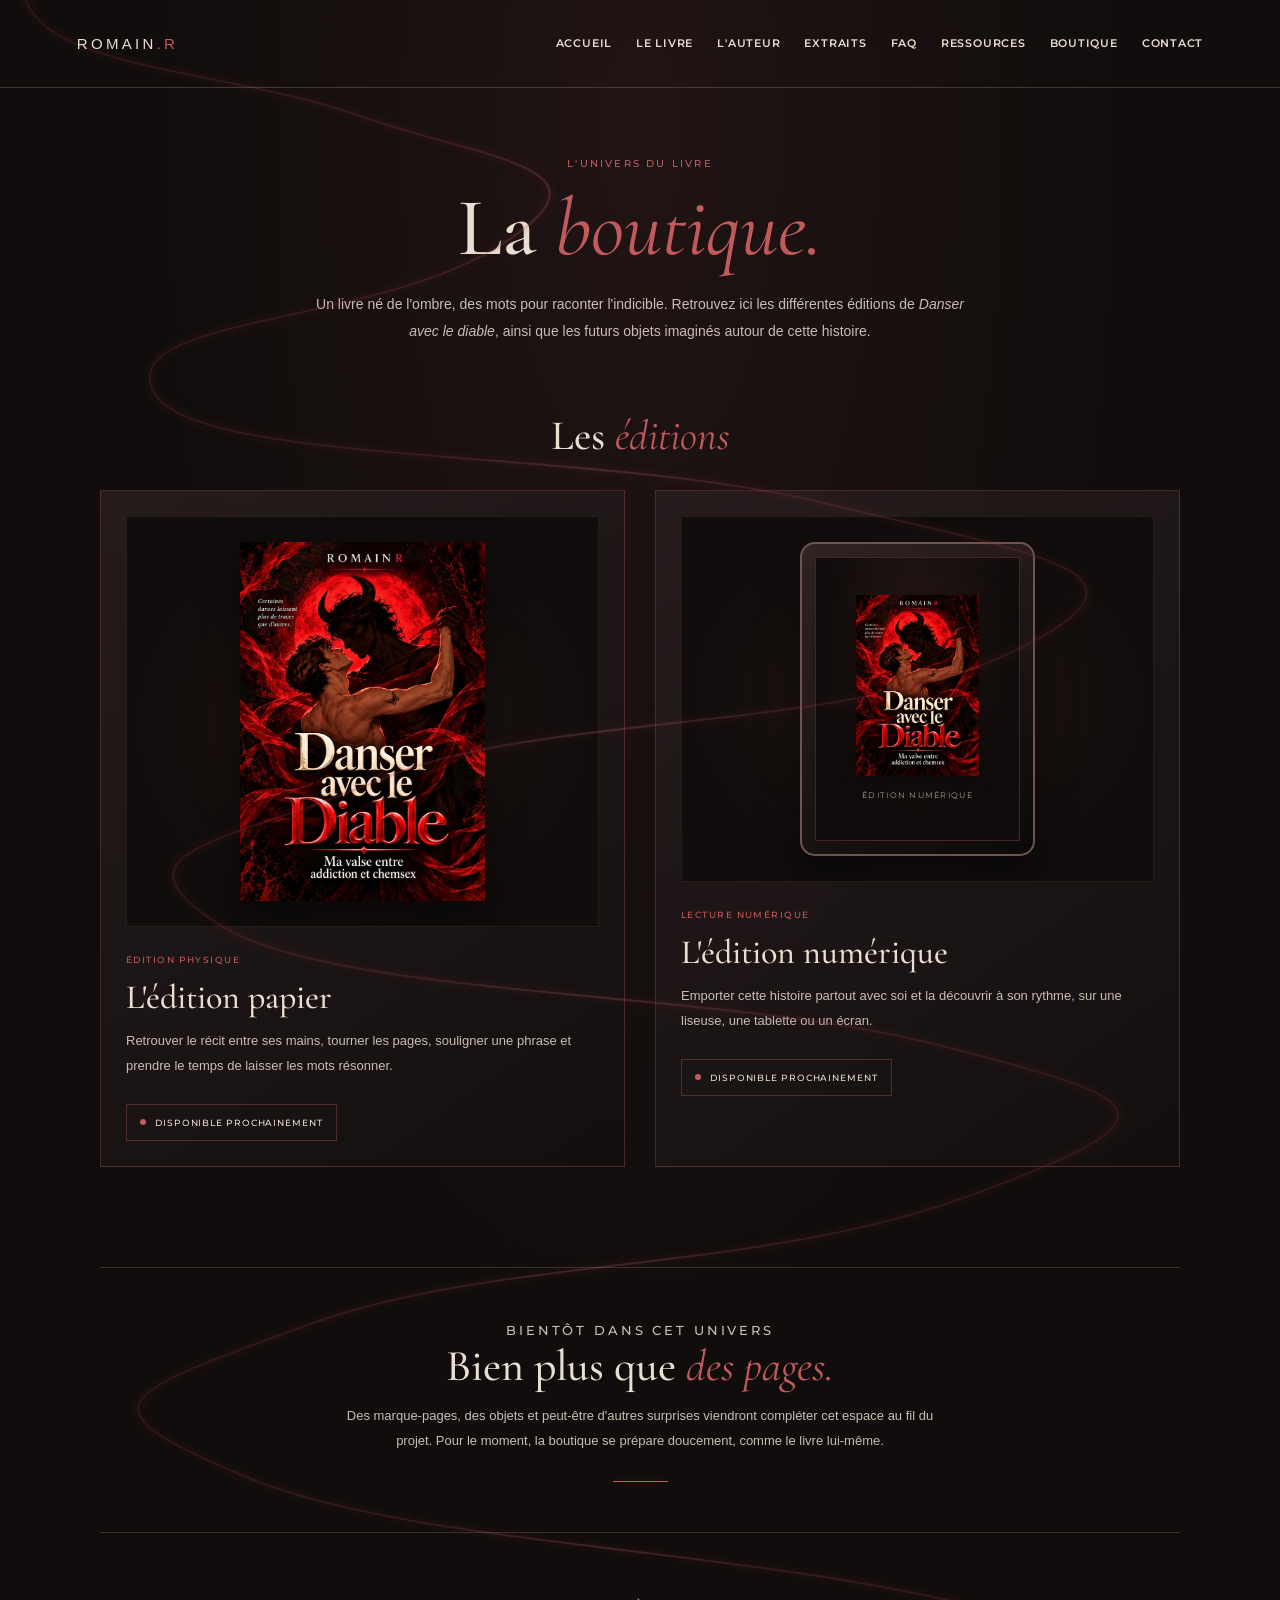
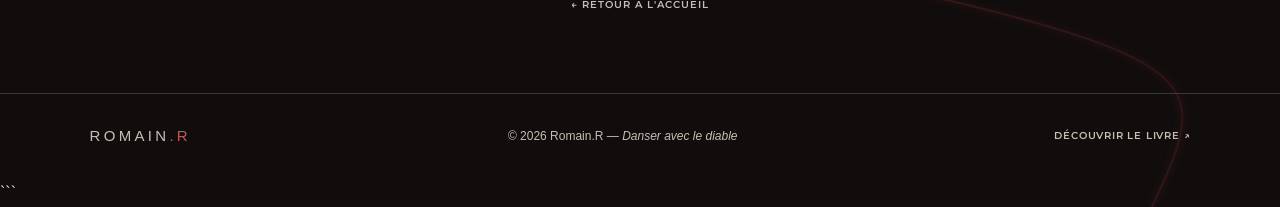
<file: boutique.html>
<!DOCTYPE html>
<html lang="fr">
<head>
  <meta charset="UTF-8">
  <meta name="viewport" content="width=device-width, initial-scale=1.0">
  <meta name="theme-color" content="#100d0c">
  <meta name="description" content="Découvrez les éditions et les futurs objets autour de Danser avec le diable, le livre de Romain.R.">
  <title>La boutique — Danser avec le diable</title>

  <link rel="preconnect" href="https://fonts.googleapis.com">
  <link rel="preconnect" href="https://fonts.gstatic.com" crossorigin>
  <link href="https://fonts.googleapis.com/css2?family=Cormorant+Garamond:wght@400;500;600;700&family=Montserrat:wght@300;400;500;600&display=swap" rel="stylesheet">

  <link rel="stylesheet" href="styles.css">
  <link rel="stylesheet" href="fragments.css">

  <style>
    html,
    body {
      max-width: 100%;
      overflow-x: clip;
    }

    .site-header .navigation a {
      font-family: 'Montserrat', sans-serif;
      font-size: 11px;
      font-weight: 600;
      letter-spacing: 0.07em;
      text-transform: uppercase;
    }

    .boutique-page {
      min-height: 100vh;
      padding: 155px 24px 0;
      background:
        radial-gradient(
          ellipse at 50% 8%,
          rgba(91, 43, 46, 0.22),
          transparent 55%
        ),
        #100d0c;
    }

    .boutique-intro {
      max-width: 850px;
      margin: 0 auto 70px;
      text-align: center;
    }

    .boutique-eyebrow {
      margin: 0 0 14px;
      color: #c15a5d;
      font-family: 'Montserrat', sans-serif;
      font-size: 10px;
      font-weight: 500;
      letter-spacing: 0.22em;
      line-height: 1.8;
      text-transform: uppercase;
    }

    .boutique-intro h1 {
      margin: 0 0 22px;
      color: #e9dfd0;
      font-family: 'Cormorant Garamond', Georgia, serif;
      font-size: clamp(48px, 8vw, 82px);
      font-weight: 500;
      line-height: 1;
    }

    .boutique-intro h1 em {
      color: #c15a5d;
      font-weight: 400;
    }

    .boutique-intro > p:last-child {
      max-width: 650px;
      margin: 0 auto;
      color: #c9beb3;
      font-size: 14px;
      line-height: 1.9;
    }

    .boutique-section {
      width: 100%;
      max-width: 1080px;
      margin: 0 auto;
    }

    .boutique-section-title {
      margin: 0 0 32px;
      color: #e9dfd0;
      font-family: 'Cormorant Garamond', Georgia, serif;
      font-size: clamp(30px, 5vw, 42px);
      font-weight: 500;
      text-align: center;
    }

    .boutique-section-title em {
      color: #c15a5d;
      font-weight: 400;
    }

    .boutique-products {
      display: grid;
      grid-template-columns: repeat(2, minmax(0, 1fr));
      gap: 30px;
    }

    .boutique-product {
      min-width: 0;
      padding: 25px;
      border: 1px solid rgba(193, 90, 93, 0.3);
      background:
        linear-gradient(
          145deg,
          rgba(40, 29, 30, 0.88),
          rgba(19, 15, 15, 0.97)
        );
      transition:
        transform 0.35s ease,
        border-color 0.35s ease,
        box-shadow 0.35s ease;
    }

    .boutique-product:hover {
      transform: translateY(-5px);
      border-color: rgba(193, 90, 93, 0.75);
      box-shadow: 0 18px 45px rgba(0, 0, 0, 0.22);
    }

    .boutique-product-visual {
      display: flex;
      align-items: center;
      justify-content: center;
      min-height: 310px;
      margin-bottom: 25px;
      padding: 25px;
      overflow: hidden;
      background:
        radial-gradient(
          ellipse at center,
          rgba(91, 43, 46, 0.23),
          transparent 70%
        ),
        #100d0c;
      border: 1px solid rgba(233, 223, 208, 0.08);
    }

    .boutique-product-visual img {
      display: block;
      width: 100%;
      max-width: 245px;
      max-height: 360px;
      object-fit: contain;
      filter: drop-shadow(0 15px 20px rgba(0, 0, 0, 0.45));
      transition: transform 0.4s ease;
    }

    .boutique-product:hover .boutique-product-visual img {
      transform: scale(1.025);
    }

    .boutique-product-visual.digital {
      position: relative;
    }

    .digital-device {
      display: flex;
      align-items: center;
      justify-content: center;
      width: min(100%, 235px);
      aspect-ratio: 3 / 4;
      padding: 13px;
      border: 2px solid #6e5550;
      border-radius: 15px;
      background: linear-gradient(145deg, #302322, #0b0909);
      box-shadow: 0 20px 40px rgba(0, 0, 0, 0.4);
    }

    .digital-screen {
      display: flex;
      flex-direction: column;
      align-items: center;
      justify-content: center;
      width: 100%;
      height: 100%;
      padding: 15px;
      border: 1px solid rgba(193, 90, 93, 0.3);
      background:
        radial-gradient(
          ellipse at 50% 35%,
          rgba(91, 43, 46, 0.35),
          transparent 70%
        ),
        #100d0c;
      text-align: center;
    }

    .digital-screen img {
      width: 78%;
      max-height: 72%;
      margin-bottom: 12px;
    }

    .digital-screen span {
      color: #c9beb3;
      font-family: 'Montserrat', sans-serif;
      font-size: 8px;
      letter-spacing: 0.16em;
      text-transform: uppercase;
    }

    .boutique-product-label {
      display: block;
      margin-bottom: 10px;
      color: #c15a5d;
      font-family: 'Montserrat', sans-serif;
      font-size: 9px;
      font-weight: 500;
      letter-spacing: 0.16em;
      text-transform: uppercase;
    }

    .boutique-product h3 {
      margin: 0 0 12px;
      color: #e9dfd0;
      font-family: 'Cormorant Garamond', Georgia, serif;
      font-size: 34px;
      font-weight: 500;
      line-height: 1.15;
    }

    .boutique-product > p {
      margin: 0 0 20px;
      color: #c9beb3;
      font-size: 13px;
      line-height: 1.9;
    }

    .boutique-status {
      display: inline-flex;
      align-items: center;
      gap: 9px;
      margin-top: 5px;
      padding: 10px 13px;
      border: 1px solid rgba(193, 90, 93, 0.35);
      color: #e9dfd0;
      font-family: 'Montserrat', sans-serif;
      font-size: 9px;
      font-weight: 500;
      letter-spacing: 0.1em;
      line-height: 1.7;
      text-transform: uppercase;
    }

    .boutique-status::before {
      width: 6px;
      height: 6px;
      flex-shrink: 0;
      border-radius: 50%;
      background: #c15a5d;
      content: "";
    }

    /* FUTURS OBJETS */
    .boutique-objets {
      max-width: 1080px;
      margin: 100px auto 0;
      padding: 50px 25px;
      border-top: 1px solid rgba(233, 223, 208, 0.17);
      border-bottom: 1px solid rgba(233, 223, 208, 0.17);
      text-align: center;
    }

    .boutique-objets h2 {
      margin: 0 0 15px;
      color: #e9dfd0;
      font-family: 'Cormorant Garamond', Georgia, serif;
      font-size: clamp(32px, 5vw, 44px);
      font-weight: 500;
    }

    .boutique-objets h2 em {
      color: #c15a5d;
      font-weight: 400;
    }

    .boutique-objets p {
      max-width: 620px;
      margin: 0 auto;
      color: #c9beb3;
      font-size: 13px;
      line-height: 1.9;
    }

    .boutique-thread {
      width: 55px;
      height: 1px;
      margin: 28px auto 0;
      background: #c15a5d;
      box-shadow: 0 0 12px rgba(193, 90, 93, 0.5);
    }

    .boutique-back {
      padding: 55px 20px 75px;
      text-align: center;
    }

    .boutique-back a {
      color: #c9beb3;
      font-family: 'Montserrat', sans-serif;
      font-size: 10px;
      font-weight: 600;
      letter-spacing: 0.1em;
      text-transform: uppercase;
      transition: color 0.25s ease;
    }

    .boutique-back a:hover {
      color: #c15a5d;
    }

    .boutique-footer {
      display: flex;
      align-items: center;
      justify-content: space-between;
      flex-wrap: wrap;
      gap: 15px 24px;
      padding: 28px 7%;
      border-top: 1px solid rgba(233, 223, 208, 0.2);
      color: #c9beb3;
      font-size: 11px;
    }

    .boutique-footer p {
      margin: 0;
    }

    .boutique-footer .footer-link {
      font-family: 'Montserrat', sans-serif;
      font-size: 10px;
      font-weight: 600;
      letter-spacing: 0.08em;
      text-transform: uppercase;
    }

    .boutique-footer a:hover {
      color: #c15a5d;
    }

    @media (max-width: 760px) {
      .boutique-page {
        padding: 125px 16px 0;
      }

      .boutique-intro {
        margin-bottom: 45px;
      }

      .boutique-intro > p:last-child {
        font-size: 13px;
      }

      .boutique-products {
        grid-template-columns: minmax(0, 1fr);
        gap: 22px;
      }

      .boutique-product {
        padding: 18px;
      }

      .boutique-product-visual {
        min-height: 270px;
        padding: 20px;
      }

      .boutique-product-visual img {
        max-width: 210px;
        max-height: 320px;
      }

      .boutique-objets {
        margin-top: 65px;
        padding: 40px 8px;
      }

      .boutique-back {
        padding: 40px 15px 55px;
      }

      .boutique-footer {
        flex-direction: column;
        align-items: flex-start;
        padding: 25px 22px;
      }
    }

    @media (prefers-reduced-motion: reduce) {
      .boutique-product,
      .boutique-product-visual img,
      .boutique-back a {
        transition: none;
      }

      .boutique-product:hover,
      .boutique-product:hover .boutique-product-visual img {
        transform: none;
      }
    }
  </style>
</head>

<body>
  <header class="site-header">
    <a class="logo" href="index.html#accueil">ROMAIN<span>.R</span></a>

    <button
      class="menu-toggle"
      aria-label="Ouvrir le menu"
      aria-expanded="false"
      aria-controls="navigation">
      ☰
    </button>

    <nav class="navigation" id="navigation">
      <a href="index.html#accueil">Accueil</a>
      <a href="livre.html">Le livre</a>
      <a href="auteur.html">L'auteur</a>
      <a href="extraits.html">Extraits</a>
      <a href="faq.html">FAQ</a>
      <a href="ressources.html">Ressources</a>
      <a href="boutique.html" aria-current="page">Boutique</a>
      <a href="index.html#contact">Contact</a>
    </nav>
  </header>

  <main class="boutique-page">
    <section class="boutique-intro">
      <p class="boutique-eyebrow">L'UNIVERS DU LIVRE</p>

      <h1>La <em>boutique.</em></h1>

      <p>
        Un livre né de l'ombre, des mots pour raconter l'indicible.
        Retrouvez ici les différentes éditions de
        <em>Danser avec le diable</em>, ainsi que les futurs objets
        imaginés autour de cette histoire.
      </p>
    </section>

    <section class="boutique-section" aria-labelledby="editions-title">
      <h2 class="boutique-section-title" id="editions-title">
        Les <em>éditions</em>
      </h2>

      <div class="boutique-products">
        <!-- ÉDITION PAPIER -->
        <article class="boutique-product">
          <div class="boutique-product-visual">
            <img
              src="couverture-livre.png"
              alt="Couverture de Danser avec le diable"
              loading="lazy">
          </div>

          <span class="boutique-product-label">Édition physique</span>

          <h3>L'édition papier</h3>

          <p>
            Retrouver le récit entre ses mains, tourner les pages,
            souligner une phrase et prendre le temps de laisser
            les mots résonner.
          </p>

          <span class="boutique-status">Disponible prochainement</span>
        </article>

        <!-- ÉDITION NUMÉRIQUE -->
        <article class="boutique-product">
          <div class="boutique-product-visual digital">
            <div class="digital-device">
              <div class="digital-screen">
                <img
                  src="couverture-livre.png"
                  alt=""
                  loading="lazy">
                <span>Édition numérique</span>
              </div>
            </div>
          </div>

          <span class="boutique-product-label">Lecture numérique</span>

          <h3>L'édition numérique</h3>

          <p>
            Emporter cette histoire partout avec soi et la découvrir
            à son rythme, sur une liseuse, une tablette ou un écran.
          </p>

          <span class="boutique-status">Disponible prochainement</span>
        </article>
      </div>
    </section>

    <!-- ESPACE POUR LES FUTURS OBJETS -->
    <section class="boutique-objets">
      <p class="boutique-eyebrow">BIENTÔT DANS CET UNIVERS</p>

      <h2>Bien plus que <em>des pages.</em></h2>

      <p>
        Des marque-pages, des objets et peut-être d'autres surprises
        viendront compléter cet espace au fil du projet.
        Pour le moment, la boutique se prépare doucement,
        comme le livre lui-même.
      </p>

      <div class="boutique-thread" aria-hidden="true"></div>
    </section>

    <div class="boutique-back">
      <a href="index.html#accueil">← Retour à l'accueil</a>
    </div>
  </main>

  <footer class="boutique-footer">
    <a class="logo" href="index.html#accueil">ROMAIN<span>.R</span></a>

    <p>© 2026 Romain.R — <em>Danser avec le diable</em></p>

    <a class="footer-link" href="livre.html">Découvrir le livre ↗</a>
  </footer>

  <script src="script.js"></script>
</body>
</html>
```
</file>
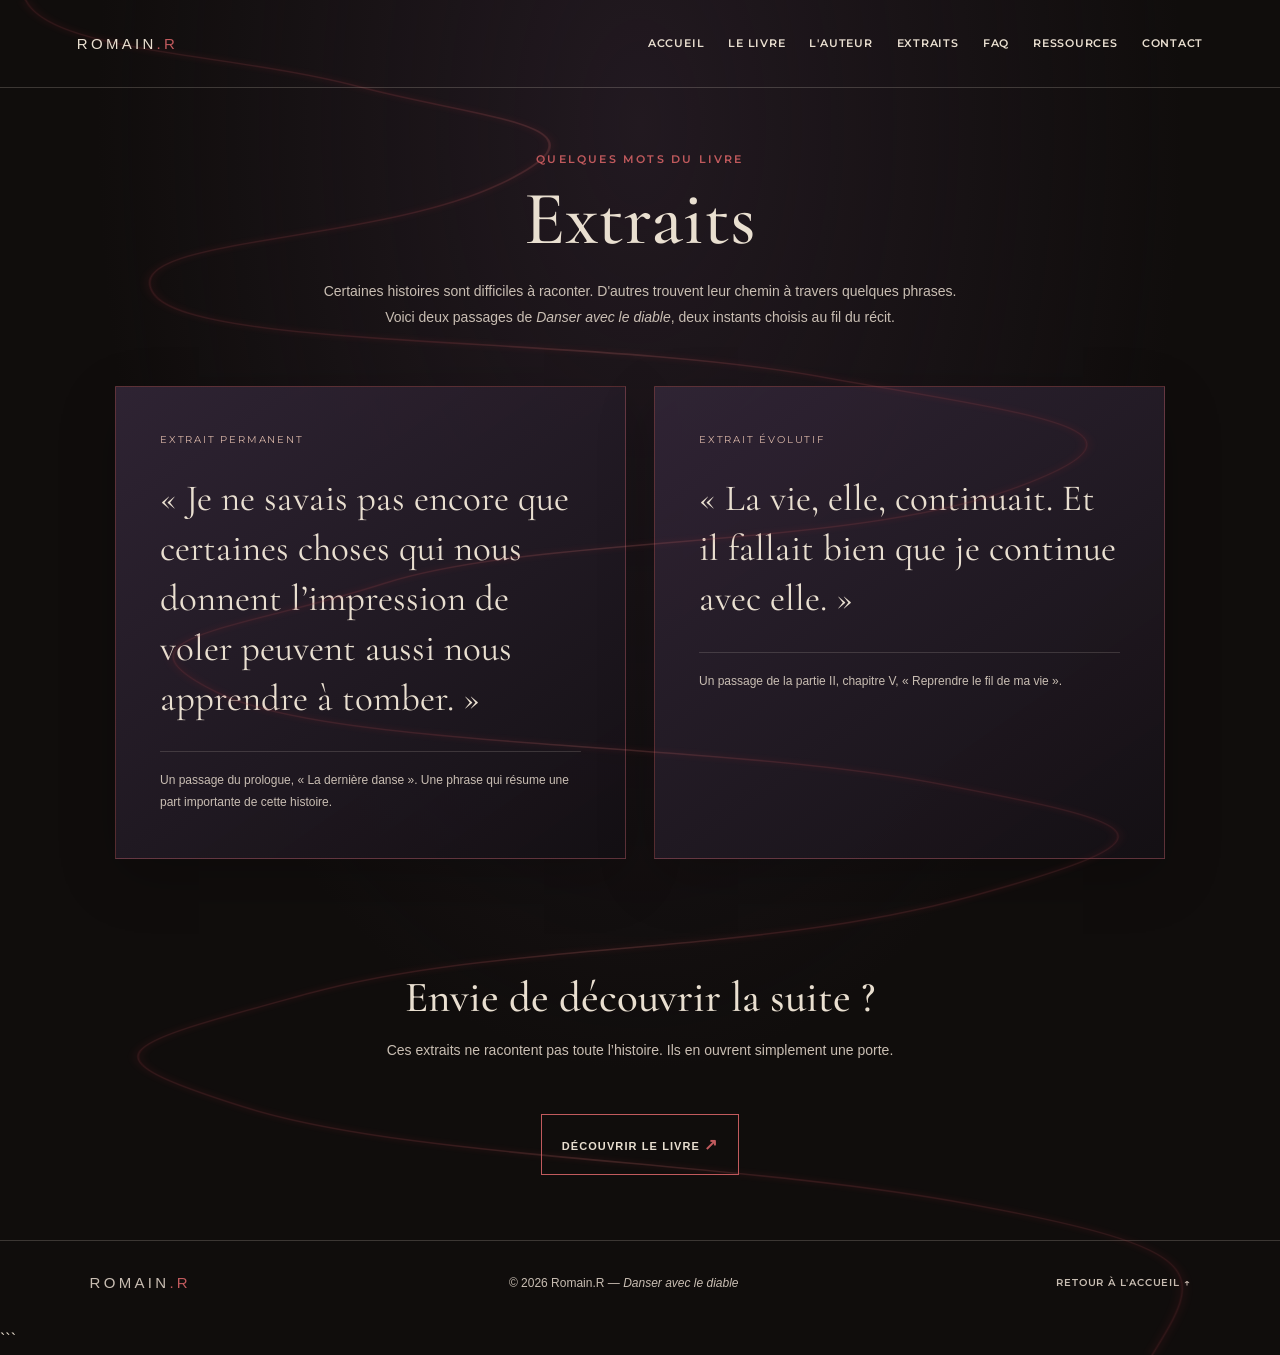
<file: extraits.html>
<!DOCTYPE html>
<html lang="fr">
<head>
  <meta charset="UTF-8">
  <meta name="viewport" content="width=device-width, initial-scale=1.0">
  <meta name="theme-color" content="#100d0c">
  <meta name="description" content="Découvrez deux extraits de Danser avec le diable, le récit autobiographique de Romain.R.">
  <title>Extraits — Danser avec le diable</title>

  <link rel="preconnect" href="https://fonts.googleapis.com">
  <link rel="preconnect" href="https://fonts.gstatic.com" crossorigin>
  <link href="https://fonts.googleapis.com/css2?family=Cormorant+Garamond:wght@400;500;600;700&family=Montserrat:wght@300;400;500;600&display=swap" rel="stylesheet">

  <link rel="stylesheet" href="styles.css">
  <link rel="stylesheet" href="fragments.css">

  <style>
    html,
    body {
      width: 100%;
      max-width: 100%;
      overflow-x: clip;
    }

    /* MENU IDENTIQUE AUX AUTRES PAGES */
    .site-header .navigation a {
      font-family: 'Montserrat', sans-serif;
      font-size: 11px;
      font-weight: 600;
      letter-spacing: 0.07em;
      text-transform: uppercase;
    }

    /* PAGE EXTRAITS */
    .extraits-page {
      min-height: 100vh;
      padding: 150px 24px 0;
      background:
        radial-gradient(
          ellipse at 50% 10%,
          rgba(43, 31, 43, 0.65),
          transparent 60%
        ),
        #100d0c;
    }

    .extraits-hero {
      width: 100%;
      max-width: 900px;
      margin: 0 auto 55px;
      text-align: center;
    }

    .extraits-hero .eyebrow {
      margin-bottom: 10px;
      color: #c15a5d;
      font-family: 'Montserrat', sans-serif;
      font-size: 11px;
      letter-spacing: 0.2em;
      text-transform: uppercase;
    }

    .extraits-hero h1 {
      margin: 0 0 18px;
      color: #e9dfd0;
      font-family: 'Cormorant Garamond', Georgia, serif;
      font-size: clamp(48px, 8vw, 76px);
      font-weight: 500;
      line-height: 1.05;
    }

    .extraits-hero > p:last-child {
      max-width: 650px;
      margin: 0 auto;
      color: #c9beb3;
      font-size: 14px;
      line-height: 1.9;
    }

    .extraits-cards {
      display: grid;
      grid-template-columns: repeat(2, minmax(0, 1fr));
      gap: 28px;
      width: 100%;
      max-width: 1050px;
      margin: 0 auto;
    }

    .extrait-card {
      min-width: 0;
      padding: clamp(24px, 4vw, 44px);
      border: 1px solid rgba(193, 90, 93, 0.38);
      background:
        linear-gradient(
          145deg,
          rgba(49, 37, 54, 0.92),
          rgba(20, 16, 20, 0.98)
        );
      box-shadow: 0 18px 55px rgba(0, 0, 0, 0.2);
    }

    .extrait-label {
      display: block;
      margin-bottom: 25px;
      color: #d8b5a7;
      font-family: 'Montserrat', sans-serif;
      font-size: 10px;
      letter-spacing: 0.18em;
      line-height: 1.8;
      text-transform: uppercase;
    }

    .extrait-card blockquote {
      margin: 0;
      color: #e9dfd0;
      font-family: 'Cormorant Garamond', Georgia, serif;
      font-size: clamp(25px, 3vw, 37px);
      font-weight: 400;
      line-height: 1.35;
      overflow-wrap: anywhere;
    }

    .extrait-note {
      margin: 28px 0 0;
      padding-top: 18px;
      border-top: 1px solid rgba(233, 223, 208, 0.16);
      color: #c9beb3;
      font-size: 12px;
      line-height: 1.8;
    }

    /* CONCLUSION ET LIEN VERS LE LIVRE */
    .extraits-cta {
      width: 100%;
      max-width: 760px;
      margin: 75px auto 0;
      padding: 38px 24px 65px;
      text-align: center;
    }

    .extraits-cta h2 {
      margin: 0 0 14px;
      color: #e9dfd0;
      font-family: 'Cormorant Garamond', Georgia, serif;
      font-size: clamp(30px, 5vw, 43px);
      font-weight: 500;
      line-height: 1.2;
    }

    .extraits-cta p {
      max-width: 580px;
      margin: 0 auto 25px;
      color: #c9beb3;
      font-size: 14px;
      line-height: 1.9;
    }

    .extraits-cta .button {
      display: inline-block;
    }

    .extraits-footer {
      display: flex;
      align-items: center;
      justify-content: space-between;
      flex-wrap: wrap;
      gap: 14px 24px;
      padding: 28px 7%;
      border-top: 1px solid rgba(233, 223, 208, 0.2);
      color: #c9beb3;
      font-size: 11px;
    }

    .extraits-footer p {
      margin: 0;
    }

    .extraits-footer a:last-child {
      font-family: 'Montserrat', sans-serif;
      font-size: 10px;
      font-weight: 600;
      letter-spacing: 0.08em;
    }

    .extraits-footer a:hover {
      color: #c15a5d;
    }

    @media (max-width: 760px) {
      .extraits-page {
        padding: 125px 16px 0;
      }

      .extraits-hero {
        margin-bottom: 36px;
      }

      .extraits-hero .eyebrow {
        font-size: 10px;
      }

      .extraits-hero > p:last-child {
        font-size: 13px;
      }

      .extraits-cards {
        grid-template-columns: minmax(0, 1fr);
        gap: 20px;
      }

      .extrait-card {
        padding: 27px 23px;
      }

      .extrait-card blockquote {
        font-size: clamp(27px, 7vw, 35px);
      }

      .extraits-cta {
        margin-top: 40px;
        padding: 30px 8px 45px;
      }

      .extraits-footer {
        flex-direction: column;
        align-items: flex-start;
        padding: 25px 22px;
      }
    }

    @media (prefers-reduced-motion: reduce) {
      .extrait-card,
      .extraits-cta,
      .extraits-footer {
        transition: none;
      }
    }
  </style>
</head>

<body>
  <header class="site-header">
    <a class="logo" href="index.html#accueil">ROMAIN<span>.R</span></a>

    <button
      class="menu-toggle"
      aria-label="Ouvrir le menu"
      aria-expanded="false"
      aria-controls="navigation">
      ☰
    </button>

    <nav class="navigation" id="navigation">
      <a href="index.html#accueil">Accueil</a>
      <a href="livre.html">Le livre</a>
      <a href="auteur.html">L'auteur</a>
      <a href="extraits.html" aria-current="page">Extraits</a>
      <a href="faq.html">FAQ</a>
      <a href="ressources.html">Ressources</a>
      <a href="index.html#contact">Contact</a>
    </nav>
  </header>

  <main class="extraits-page">
    <section class="extraits-hero">
      <p class="eyebrow">QUELQUES MOTS DU LIVRE</p>

      <h1>Extraits</h1>

      <p>
        Certaines histoires sont difficiles à raconter.
        D'autres trouvent leur chemin à travers quelques phrases.
        Voici deux passages de <em>Danser avec le diable</em>,
        deux instants choisis au fil du récit.
      </p>
    </section>

    <section class="extraits-cards" aria-label="Extraits du livre">
      <article class="extrait-card">
        <span class="extrait-label">Extrait permanent</span>

        <blockquote>
          « Je ne savais pas encore que certaines choses qui nous
          donnent l’impression de voler peuvent aussi nous apprendre
          à tomber. »
        </blockquote>

        <p class="extrait-note">
          Un passage du prologue, « La dernière danse ».
          Une phrase qui résume une part importante de cette histoire.
        </p>
      </article>

      <article class="extrait-card">
        <span class="extrait-label">Extrait évolutif</span>

        <blockquote>
          « La vie, elle, continuait. Et il fallait bien que je
          continue avec elle. »
        </blockquote>

        <p class="extrait-note">
          Un passage de la partie II, chapitre V,
          « Reprendre le fil de ma vie ».
        </p>
      </article>
    </section>

    <section class="extraits-cta">
      <h2>Envie de découvrir la suite&nbsp;?</h2>

      <p>
        Ces extraits ne racontent pas toute l’histoire.
        Ils en ouvrent simplement une porte.
      </p>

      <a class="button" href="livre.html">
        DÉCOUVRIR LE LIVRE <span>↗</span>
      </a>
    </section>
  </main>

  <footer class="extraits-footer">
    <a class="logo" href="index.html#accueil">ROMAIN<span>.R</span></a>

    <p>© 2026 Romain.R — <em>Danser avec le diable</em></p>

    <a href="index.html#accueil">RETOUR À L'ACCUEIL ↑</a>
  </footer>

  <script src="script.js"></script>
</body>
</html>
```
</file>
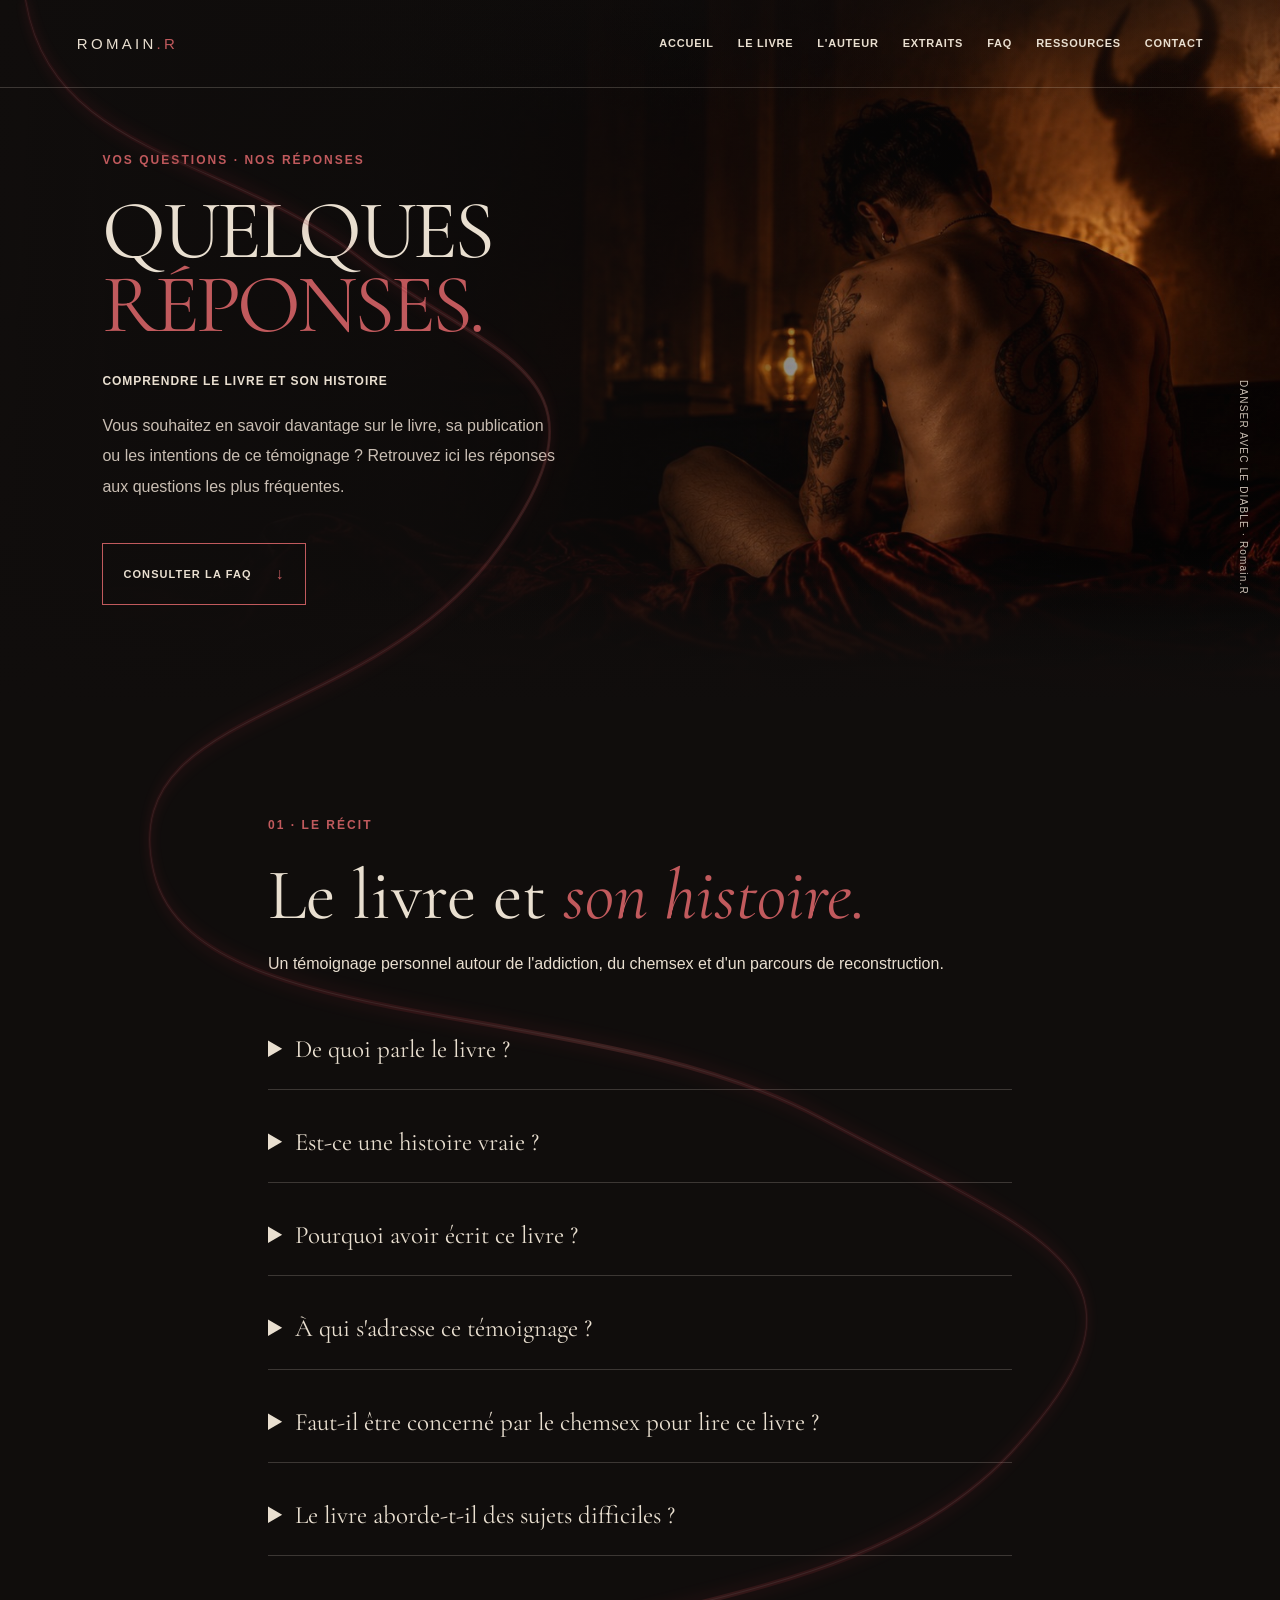
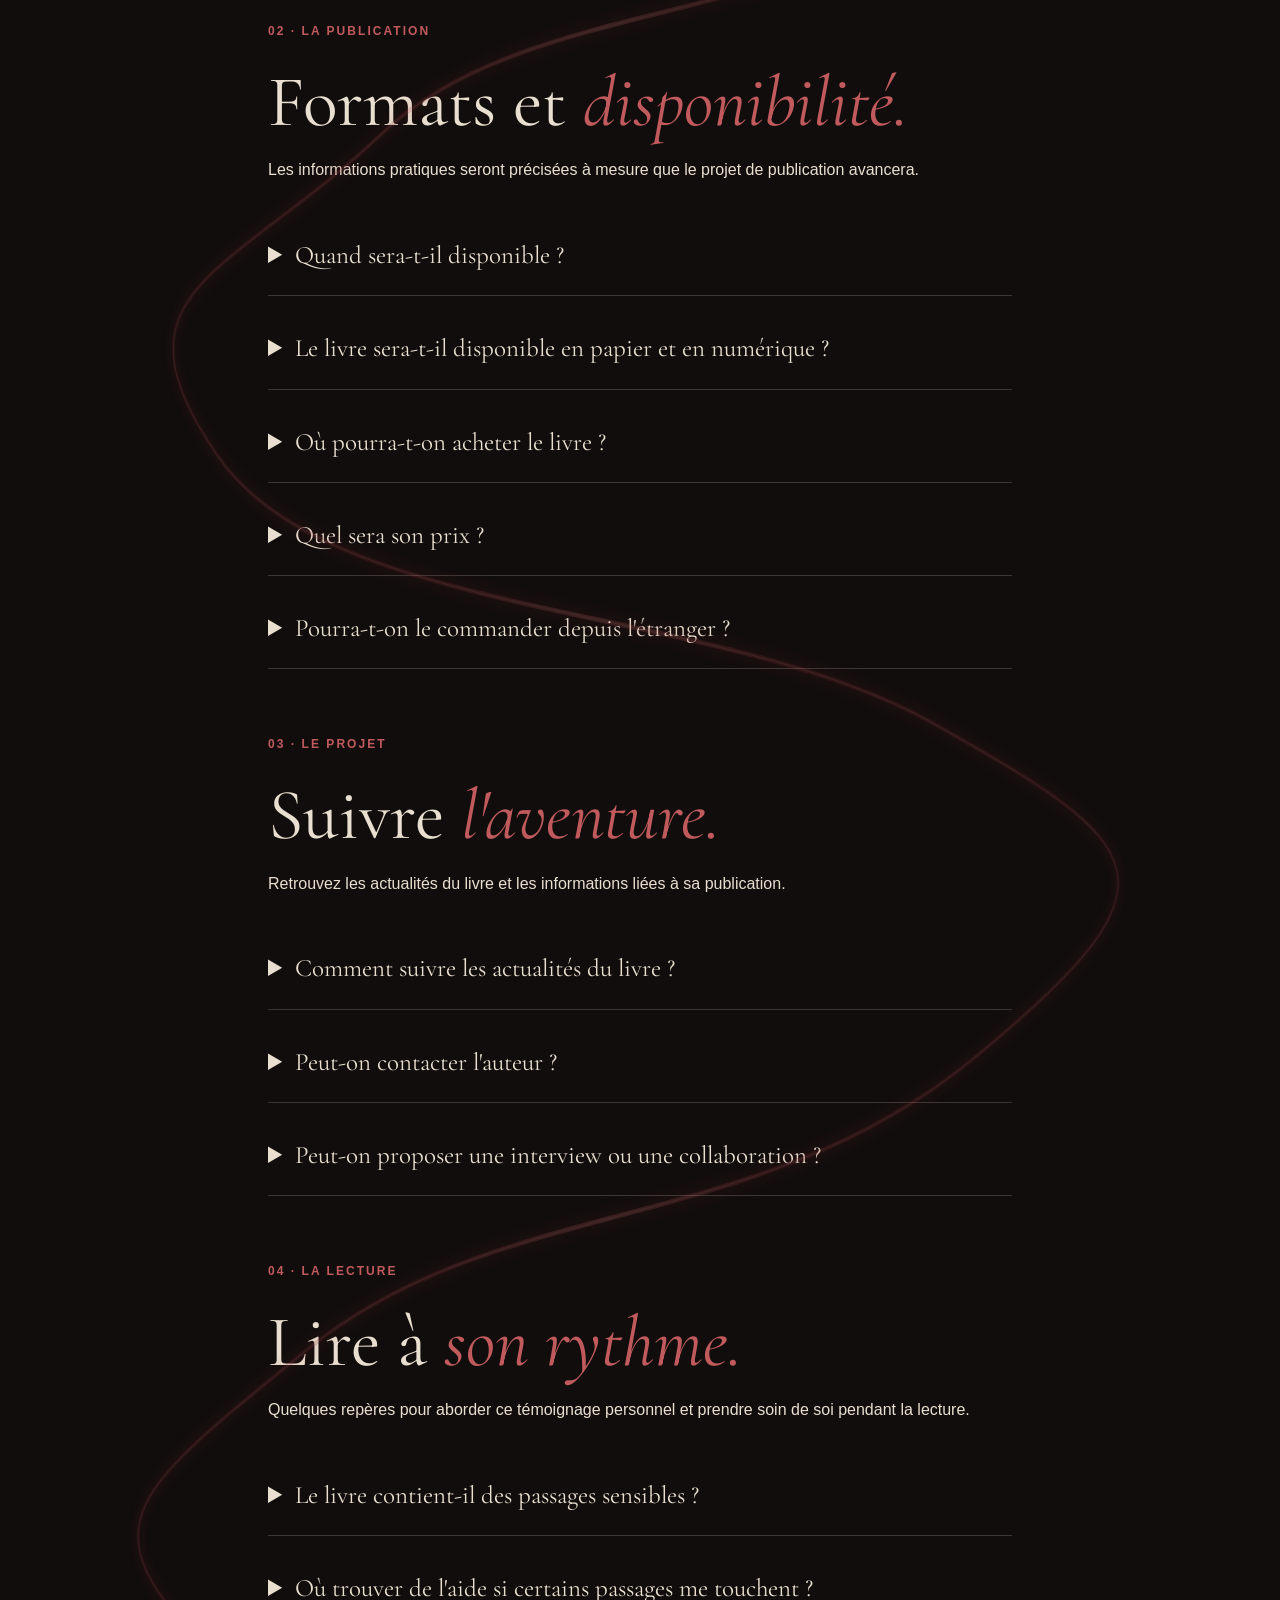
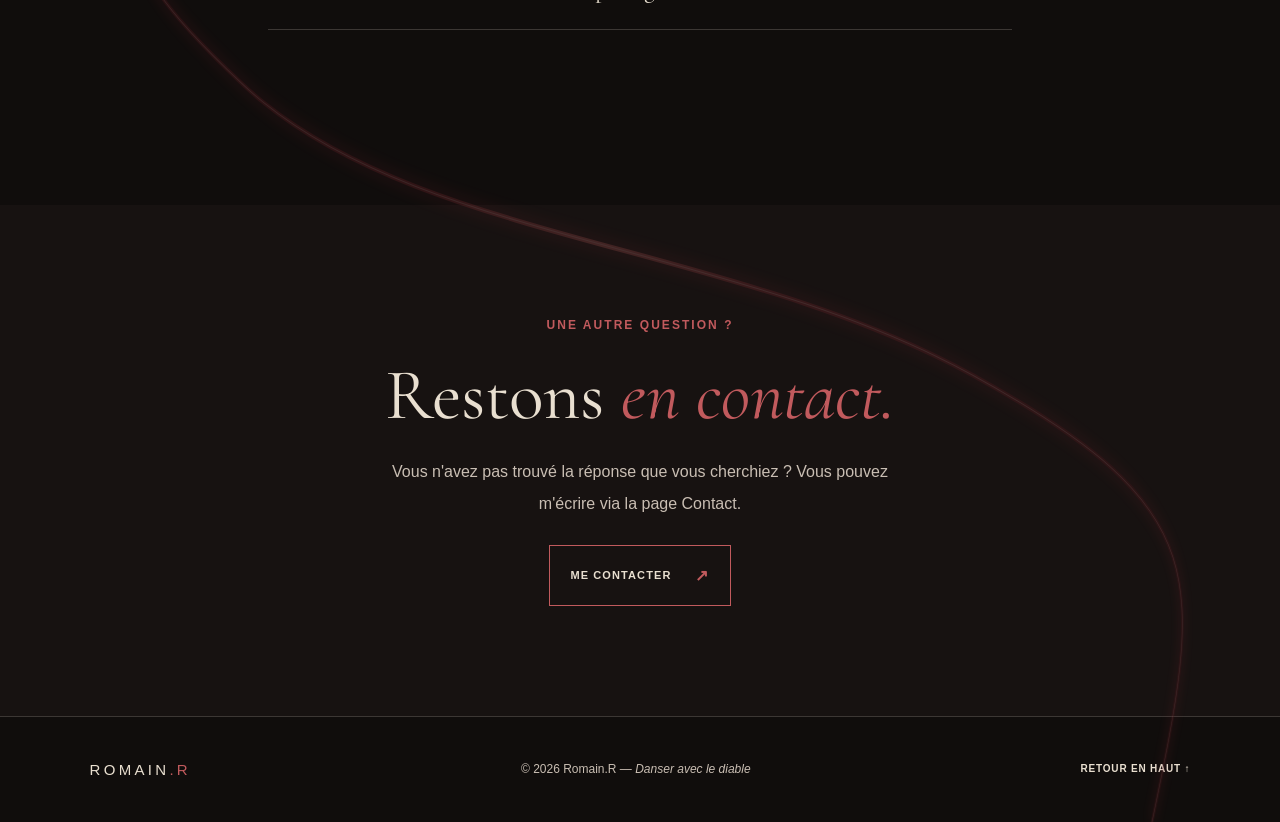
<file: faq.html>
<!DOCTYPE html>
<html lang="fr">
<head>
  <meta charset="UTF-8">
  <meta name="viewport" content="width=device-width, initial-scale=1.0">
  <meta name="description" content="Toutes les réponses à vos questions sur Danser avec le diable, le témoignage autobiographique de Romain.R.">
  <meta name="theme-color" content="#100d0c">

  <title>FAQ — Danser avec le diable | Romain.R</title>

  <link rel="preconnect" href="https://fonts.googleapis.com">
  <link rel="preconnect" href="https://fonts.gstatic.com" crossorigin>
  <link href="https://fonts.googleapis.com/css2?family=Cormorant+Garamond:wght@400;500;600;700&family=Montserrat:wght@300;400;500;600&display=swap" rel="stylesheet">

  <link rel="stylesheet" href="styles.css">
  <link rel="stylesheet" href="fragments.css">

  <style>
    .faq-hero {
      min-height: 76vh;
    }

    .faq-intro {
      max-width: 680px;
      margin: 0 auto;
      text-align: center;
      line-height: 1.9;
    }

    .faq-content {
      max-width: 900px;
      margin: 0 auto;
    }

    .faq-category {
      margin-bottom: 65px;
    }

    .faq-category h2 {
      margin-bottom: 12px;
    }

    .faq-category-intro {
      margin-bottom: 30px;
      line-height: 1.8;
    }

    .faq-content details {
      margin-bottom: 12px;
    }

    .faq-content details p {
      line-height: 1.9;
    }

    .faq-content .text-link {
      display: inline-block;
      margin-top: 8px;
    }

    .faq-ending {
      max-width: 700px;
      margin: 0 auto;
      text-align: center;
    }

    @media (max-width: 600px) {
      .faq-hero {
        min-height: 72vh;
      }

      .faq-category {
        margin-bottom: 48px;
      }
    }
  </style>
</head>

<body>
  <header class="site-header">
    <a class="logo" href="index.html">ROMAIN<span>.R</span></a>

    <button class="menu-toggle" aria-label="Ouvrir le menu" aria-expanded="false">
      ☰
    </button>

    <nav class="navigation" id="navigation">
      <a href="index.html#accueil">Accueil</a>
      <a href="livre.html">Le livre</a>
      <a href="auteur.html">L'auteur</a>
      <a href="extraits.html">Extraits</a>
      <a href="faq.html" aria-current="page">FAQ</a>
      <a href="ressources.html">Ressources</a>
      <a href="contact.html">Contact</a>
    </nav>
  </header>

  <main>
    <!-- INTRODUCTION -->
    <section class="hero faq-hero">
      <div class="hero-overlay"></div>

      <div class="hero-content">
        <p class="eyebrow">VOS QUESTIONS · NOS RÉPONSES</p>

        <h1>QUELQUES<br><span>RÉPONSES.</span></h1>

        <p class="subtitle">
          COMPRENDRE LE LIVRE ET SON HISTOIRE
        </p>

        <p class="intro">
          Vous souhaitez en savoir davantage sur le livre,
          sa publication ou les intentions de ce témoignage ?
          Retrouvez ici les réponses aux questions les plus fréquentes.
        </p>

        <a class="button" href="#questions">
          CONSULTER LA FAQ <span>↓</span>
        </a>
      </div>

      <span class="vertical-note">DANSER AVEC LE DIABLE · Romain.R</span>
    </section>

    <!-- QUESTIONS ET RÉPONSES -->
    <section class="faq-section section" id="questions">
      <div class="faq-content">

        <div class="faq-category">
          <p class="eyebrow">01 · LE RÉCIT</p>

          <h2>Le livre et <em>son histoire.</em></h2>

          <p class="faq-category-intro">
            Un témoignage personnel autour de l'addiction,
            du chemsex et d'un parcours de reconstruction.
          </p>

          <details>
            <summary>De quoi parle le livre ?</summary>
            <p>
              <em>Danser avec le diable — Ma valse entre addiction et chemsex</em>
              est un récit autobiographique dans lequel je reviens sur mon
              parcours, les blessures qui m'ont marqué et mon rapport à
              l'addiction et au chemsex. J'y raconte aussi les prises de
              conscience, les rencontres, les moments de fragilité et le
              chemin de reconstruction. C'est un témoignage personnel, avec
              ses contradictions et ses zones d'ombre, mais aussi ses éclats
              de lumière.
            </p>
          </details>

          <details>
            <summary>Est-ce une histoire vraie ?</summary>
            <p>
              Oui. C'est mon histoire personnelle, racontée à la première
              personne. Je partage mon vécu, mes ressentis et mon regard sur
              les événements qui ont marqué mon parcours. Ce livre est mon
              témoignage, pas une vérité universelle : chacun vit et traverse
              les choses à sa manière.
            </p>
          </details>

          <details>
            <summary>Pourquoi avoir écrit ce livre ?</summary>
            <p>
              J'ai écrit ce livre pour mettre des mots sur mon histoire,
              comprendre mon parcours et prendre du recul sur ce que j'ai vécu.
              Mais aussi pour transformer des expériences douloureuses en
              quelque chose qui puisse avoir du sens, briser certains tabous
              autour de l'addiction et du chemsex, et peut-être aider d'autres
              personnes à se sentir moins seules.
            </p>
            <p>
              C'est également une trace que je souhaite laisser à mes proches,
              et un témoignage sincère qui ne prétend pas avoir toutes les
              réponses.
            </p>
          </details>

          <details>
            <summary>À qui s'adresse ce témoignage ?</summary>
            <p>
              Ce livre s'adresse aux personnes qui vivent ou ont vécu une
              addiction, à celles qui sont concernées par le chemsex, ainsi
              qu'aux personnes qui ont traversé des violences ou des
              expériences traumatisantes.
            </p>
            <p>
              Il s'adresse également aux proches qui souhaitent mieux
              comprendre ces réalités, et à toute personne curieuse de
              découvrir un parcours humain fait de blessures, de
              questionnements et de reconstruction.
            </p>
          </details>

          <details>
            <summary>Faut-il être concerné par le chemsex pour lire ce livre ?</summary>
            <p>
              Non. Même si le chemsex fait partie de mon histoire, ce livre
              aborde aussi des sujets plus larges, comme l'addiction, les
              blessures personnelles, les relations humaines et la
              reconstruction.
            </p>
            <p>
              Que l'on soit directement concerné, proche d'une personne
              concernée ou simplement désireux de mieux comprendre, chacun
              peut y trouver matière à réflexion.
            </p>
          </details>

          <details>
            <summary>Le livre aborde-t-il des sujets difficiles ?</summary>
            <p>
              Oui. Certains passages évoquent des expériences douloureuses
              et peuvent susciter des émotions fortes. Je souhaite prévenir
              les lecteurs sans dévoiler les événements racontés.
            </p>
            <p>
              Ce récit ne se limite toutefois pas aux difficultés : il parle
              aussi de prises de conscience, de rencontres et d'un chemin
              qui continue de se construire.
            </p>
          </details>
        </div>

        <div class="faq-category">
          <p class="eyebrow">02 · LA PUBLICATION</p>

          <h2>Formats et <em>disponibilité.</em></h2>

          <p class="faq-category-intro">
            Les informations pratiques seront précisées à mesure
            que le projet de publication avancera.
          </p>

          <details>
            <summary>Quand sera-t-il disponible ?</summary>
            <p>
              La sortie reste envisagée pour début 2027, mais la date
              définitive n'est pas encore fixée. Les informations seront
              communiquées sur ce site lorsque le calendrier de publication
              sera confirmé.
            </p>
          </details>

          <details>
            <summary>Le livre sera-t-il disponible en papier et en numérique ?</summary>
            <p>
              Les éditions papier et numérique sont envisagées. Les modalités
              de publication et la disponibilité de chaque format seront
              précisées ultérieurement.
            </p>
          </details>

          <details>
            <summary>Où pourra-t-on acheter le livre ?</summary>
            <p>
              Les informations concernant les points de vente et les
              modalités de commande seront annoncées à l'approche de la
              sortie.
            </p>
          </details>

          <details>
            <summary>Quel sera son prix ?</summary>
            <p>
              Le prix n'est pas encore communiqué. Il sera annoncé lorsque
              les formats et les modalités de publication auront été définis.
            </p>
          </details>

          <details>
            <summary>Pourra-t-on le commander depuis l'étranger ?</summary>
            <p>
              Les possibilités de commande depuis l'étranger restent à
              confirmer. Les informations seront communiquées lors de la
              sortie, en fonction des modalités de vente et de livraison.
            </p>
          </details>
        </div>

        <div class="faq-category">
          <p class="eyebrow">03 · LE PROJET</p>

          <h2>Suivre <em>l'aventure.</em></h2>

          <p class="faq-category-intro">
            Retrouvez les actualités du livre et les informations
            liées à sa publication.
          </p>

          <details>
            <summary>Comment suivre les actualités du livre ?</summary>
            <p>
              Les actualités du projet seront partagées sur ce site et sur
              Instagram. Vous pourrez y retrouver les nouvelles concernant
              l'écriture, la publication et les prochaines étapes du livre.
            </p>
            <a
              class="text-link"
              href="https://www.instagram.com/romain__rgt/"
              target="_blank"
              rel="noopener noreferrer"
            >
              Retrouver le projet sur Instagram ↗
            </a>
          </details>

          <details>
            <summary>Peut-on contacter l'auteur ?</summary>
            <p>
              Oui. Vous pouvez me contacter par e-mail pour poser une
              question sur le livre, partager un retour ou envoyer un message
              lié au projet.
            </p>
            <a class="text-link" href="contact.html">
              Accéder à la page Contact ↗
            </a>
          </details>

          <details>
            <summary>Peut-on proposer une interview ou une collaboration ?</summary>
            <p>
              Oui. Les propositions d'interview, de portrait, de collaboration
              éditoriale, de participation à des événements ou à des échanges
              autour de l'addiction et du chemsex peuvent être adressées via
              la page Contact.
            </p>
            <p>
              Chaque proposition sera étudiée au cas par cas.
            </p>
            <a class="text-link" href="contact.html">
              Envoyer une proposition ↗
            </a>
          </details>
        </div>

        <div class="faq-category">
          <p class="eyebrow">04 · LA LECTURE</p>

          <h2>Lire à <em>son rythme.</em></h2>

          <p class="faq-category-intro">
            Quelques repères pour aborder ce témoignage personnel
            et prendre soin de soi pendant la lecture.
          </p>

          <details>
            <summary>Le livre contient-il des passages sensibles ?</summary>
            <p>
              Oui. Certains passages peuvent être éprouvants
              émotionnellement, car ils abordent des expériences personnelles
              difficiles. Je préfère prévenir les lecteurs sans dévoiler les
              événements ni les détails du récit.
            </p>
            <p>
              Chacun reste libre de lire à son rythme et de faire une pause
              si nécessaire.
            </p>
          </details>

          <details>
            <summary>Où trouver de l'aide si certains passages me touchent ?</summary>
            <p>
              Si certains passages font écho à votre propre vécu, vous pouvez
              consulter la page Ressources de ce site. Vous y trouverez des
              associations et des services d'écoute, d'information et
              d'accompagnement.
            </p>
            <p>
              Vous pouvez aussi interrompre votre lecture, prendre du recul
              et revenir au livre lorsque vous vous sentirez prêt.
              Vous n'avez pas à traverser les choses seul.
            </p>
            <a class="text-link" href="ressources.html">
              Découvrir les ressources d'aide ↗
            </a>
          </details>
        </div>

      </div>
    </section>

    <!-- FIN DE LA FAQ -->

    <section class="contact-section section">
      <p class="eyebrow">UNE AUTRE QUESTION ?</p>

      <h2>Restons <em>en contact.</em></h2>

      <p>
        Vous n'avez pas trouvé la réponse que vous cherchiez ?
        Vous pouvez m'écrire via la page Contact.
      </p>

      <a class="button" href="contact.html">
        ME CONTACTER <span>↗</span>
      </a>
    </section>
  </main>

  <footer>
    <a class="logo" href="index.html">ROMAIN<span>.R</span></a>

    <p>© 2026 Romain.R — <em>Danser avec le diable</em></p>

    <a href="#questions">RETOUR EN HAUT ↑</a>
  </footer>

  <script src="script.js"></script>
</body>
</html>
</file>
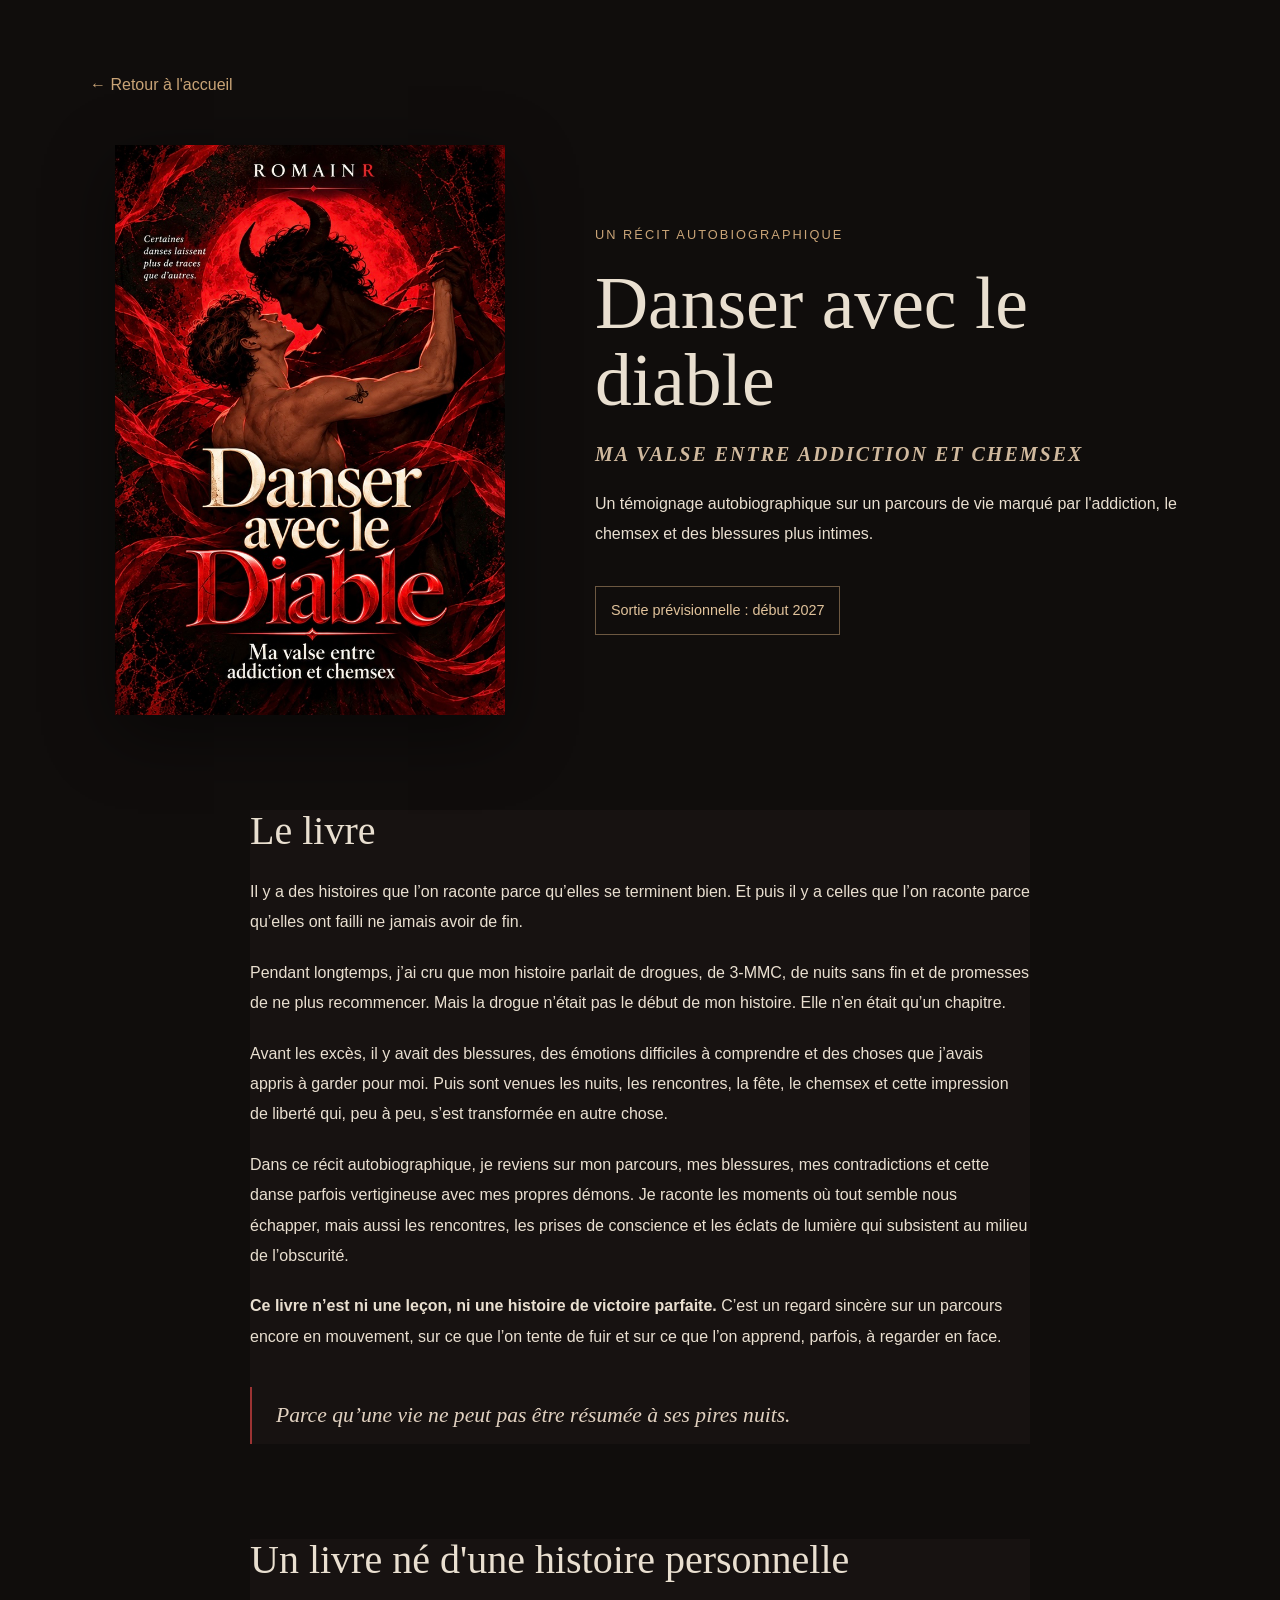
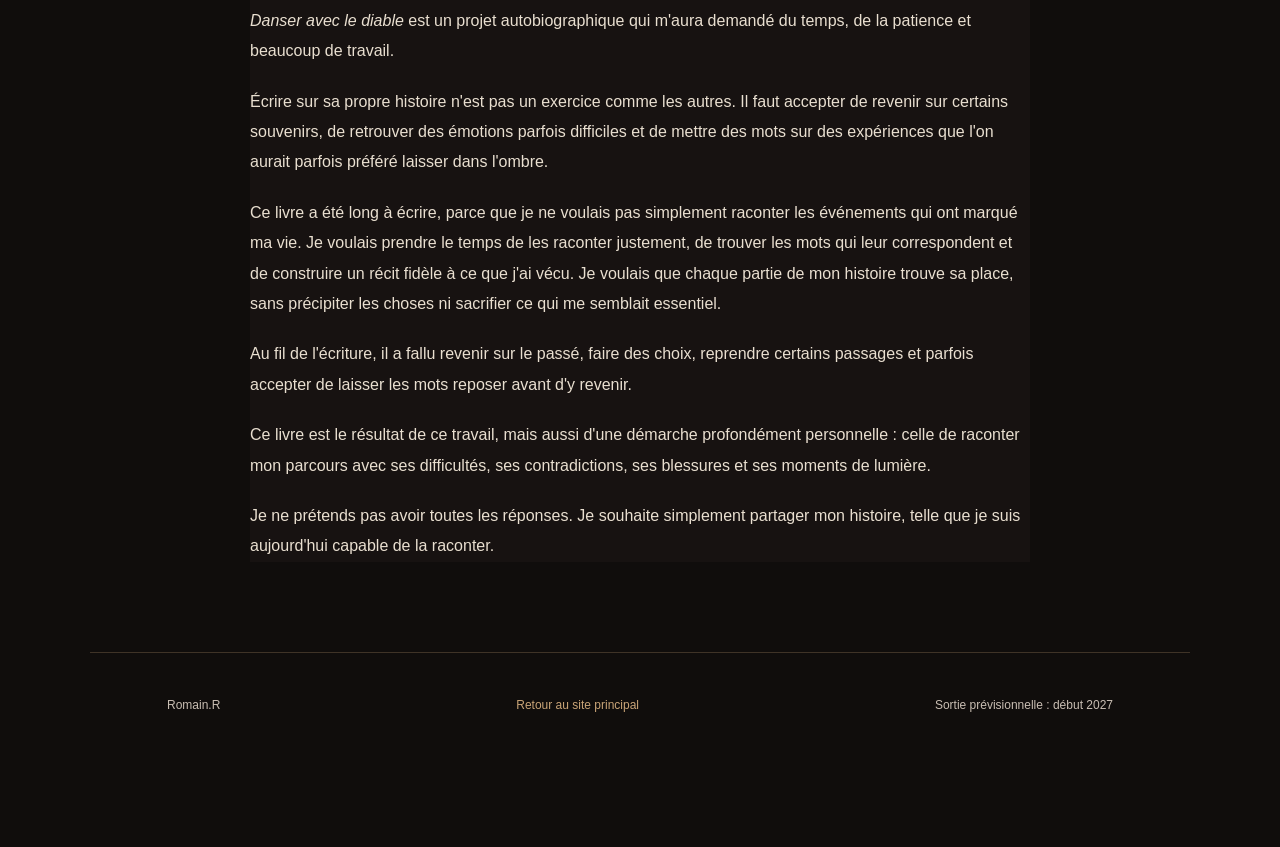
<file: livre.html>
<!DOCTYPE html>
<html lang="fr">
<head>
  <meta charset="UTF-8">
  <meta name="viewport" content="width=device-width, initial-scale=1.0">
  <meta name="theme-color" content="#11100f">
  <meta name="description" content="Découvrez Danser avec le diable — Ma valse entre addiction et chemsex, un récit autobiographique de Romain.R. Sortie prévisionnelle : début 2027.">
  <title>Le livre | Danser avec le diable — Romain.R</title>
  <link rel="stylesheet" href="styles.css">
  <style>
    .book-page {
      width: min(1100px, 90%);
      margin: 0 auto;
      padding: 70px 0 90px;
    }

    .book-back {
      display: inline-block;
      margin-bottom: 45px;
      color: #c9a477;
      text-decoration: none;
    }

    .book-back:hover {
      color: #f0d4ad;
    }

    .book-intro {
      display: grid;
      grid-template-columns: minmax(0, 0.85fr) minmax(0, 1.15fr);
      gap: 65px;
      align-items: center;
    }

    .book-cover {
      display: block;
      width: 100%;
      max-width: 390px;
      margin: 0 auto;
      height: auto;
      box-shadow: 0 20px 65px rgba(0, 0, 0, 0.45);
    }

    .book-eyebrow {
      color: #c9a477;
      text-transform: uppercase;
      letter-spacing: 0.16em;
      font-size: 0.8rem;
    }

    .book-title {
      font-family: Georgia, "Times New Roman", serif;
      font-size: clamp(2.5rem, 6vw, 4.6rem);
      font-weight: normal;
      line-height: 1.05;
      margin: 18px 0;
    }

    .book-subtitle {
      font-family: Georgia, "Times New Roman", serif;
      font-size: 1.25rem;
      font-style: italic;
      color: #d0b99e;
      line-height: 1.5;
    }

    .book-release {
      display: inline-block;
      margin-top: 22px;
      padding: 10px 15px;
      border: 1px solid rgba(201, 164, 119, 0.5);
      color: #e0c29b;
      font-size: 0.9rem;
    }

    .book-section {
      max-width: 780px;
      margin: 95px auto 0;
    }

    .book-section h2 {
      font-family: Georgia, "Times New Roman", serif;
      font-size: clamp(1.8rem, 4vw, 2.5rem);
      font-weight: normal;
      margin-bottom: 25px;
    }

    .book-section p {
      font-size: 1rem;
      line-height: 1.9;
      margin-bottom: 20px;
    }

    .book-quote {
      margin: 35px 0;
      padding: 10px 0 10px 24px;
      border-left: 2px solid #9c3333;
      font-family: Georgia, "Times New Roman", serif;
      font-size: 1.35rem;
      font-style: italic;
      line-height: 1.7;
      color: #e1d1c0;
    }

    .book-footer {
      margin-top: 90px;
      padding-top: 30px;
      border-top: 1px solid rgba(201, 164, 119, 0.25);
      text-align: center;
    }

    .book-footer a {
      color: #c9a477;
      text-decoration: none;
    }

    @media (max-width: 700px) {
      .book-page {
        padding-top: 35px;
      }

      .book-intro {
        grid-template-columns: 1fr;
        gap: 38px;
      }

      .book-cover {
        max-width: 290px;
      }

      .book-section {
        margin-top: 65px;
      }

      .book-title {
        font-size: clamp(2.5rem, 12vw, 3.5rem);
      }
    }
  </style>
</head>

<body>
  <main class="book-page">

    <a class="book-back" href="index.html">← Retour à l'accueil</a>

    <section class="book-intro">
      <div>
        <img
          class="book-cover"
          src="couverture-livre.png"
          alt="Couverture du livre Danser avec le diable de Romain.R"
        >
      </div>

      <div>
        <p class="book-eyebrow">Un récit autobiographique</p>

        <h1 class="book-title">Danser avec le diable</h1>

        <p class="book-subtitle">
          Ma valse entre addiction et chemsex
        </p>

        <p>
          Un témoignage autobiographique sur un parcours de vie marqué
          par l'addiction, le chemsex et des blessures plus intimes.
        </p>

        <p class="book-release">
          Sortie prévisionnelle : début 2027
        </p>
      </div>
    </section>

    <section class="book-section">
      <h2>Le livre</h2>

      <p>
        Il y a des histoires que l’on raconte parce qu’elles se terminent
        bien. Et puis il y a celles que l’on raconte parce qu’elles ont
        failli ne jamais avoir de fin.
      </p>

      <p>
        Pendant longtemps, j’ai cru que mon histoire parlait de drogues,
        de 3-MMC, de nuits sans fin et de promesses de ne plus recommencer.
        Mais la drogue n’était pas le début de mon histoire. Elle n’en
        était qu’un chapitre.
      </p>

      <p>
        Avant les excès, il y avait des blessures, des émotions difficiles
        à comprendre et des choses que j’avais appris à garder pour moi.
        Puis sont venues les nuits, les rencontres, la fête, le chemsex
        et cette impression de liberté qui, peu à peu, s’est transformée
        en autre chose.
      </p>

      <p>
        Dans ce récit autobiographique, je reviens sur mon parcours,
        mes blessures, mes contradictions et cette danse parfois
        vertigineuse avec mes propres démons. Je raconte les moments où
        tout semble nous échapper, mais aussi les rencontres, les prises
        de conscience et les éclats de lumière qui subsistent au milieu
        de l’obscurité.
      </p>

      <p>
        <strong>Ce livre n’est ni une leçon, ni une histoire de victoire
        parfaite.</strong> C’est un regard sincère sur un parcours encore
        en mouvement, sur ce que l’on tente de fuir et sur ce que l’on
        apprend, parfois, à regarder en face.
      </p>

      <blockquote class="book-quote">
        Parce qu’une vie ne peut pas être résumée à ses pires nuits.
      </blockquote>
    </section>

    <section class="book-section">
      <h2>Un livre né d'une histoire personnelle</h2>

      <p>
        <em>Danser avec le diable</em> est un projet autobiographique
        qui m'aura demandé du temps, de la patience et beaucoup de travail.
      </p>

      <p>
        Écrire sur sa propre histoire n'est pas un exercice comme les
        autres. Il faut accepter de revenir sur certains souvenirs,
        de retrouver des émotions parfois difficiles et de mettre des
        mots sur des expériences que l'on aurait parfois préféré laisser
        dans l'ombre.
      </p>

      <p>
        Ce livre a été long à écrire, parce que je ne voulais pas simplement
        raconter les événements qui ont marqué ma vie. Je voulais prendre
        le temps de les raconter justement, de trouver les mots qui leur
        correspondent et de construire un récit fidèle à ce que j'ai vécu.
        Je voulais que chaque partie de mon histoire trouve sa place,
        sans précipiter les choses ni sacrifier ce qui me semblait essentiel.
      </p>

      <p>
        Au fil de l'écriture, il a fallu revenir sur le passé, faire des
        choix, reprendre certains passages et parfois accepter de laisser
        les mots reposer avant d'y revenir.
      </p>

      <p>
        Ce livre est le résultat de ce travail, mais aussi d'une démarche
        profondément personnelle : celle de raconter mon parcours avec
        ses difficultés, ses contradictions, ses blessures et ses moments
        de lumière.
      </p>

      <p>
        Je ne prétends pas avoir toutes les réponses. Je souhaite simplement
        partager mon histoire, telle que je suis aujourd'hui capable
        de la raconter.
      </p>
    </section>

    <footer class="book-footer">
      <p>Romain.R</p>
      <p><a href="index.html">Retour au site principal</a></p>
      <p>Sortie prévisionnelle : début 2027</p>
    </footer>

  </main>
</body>
</html>
</file>
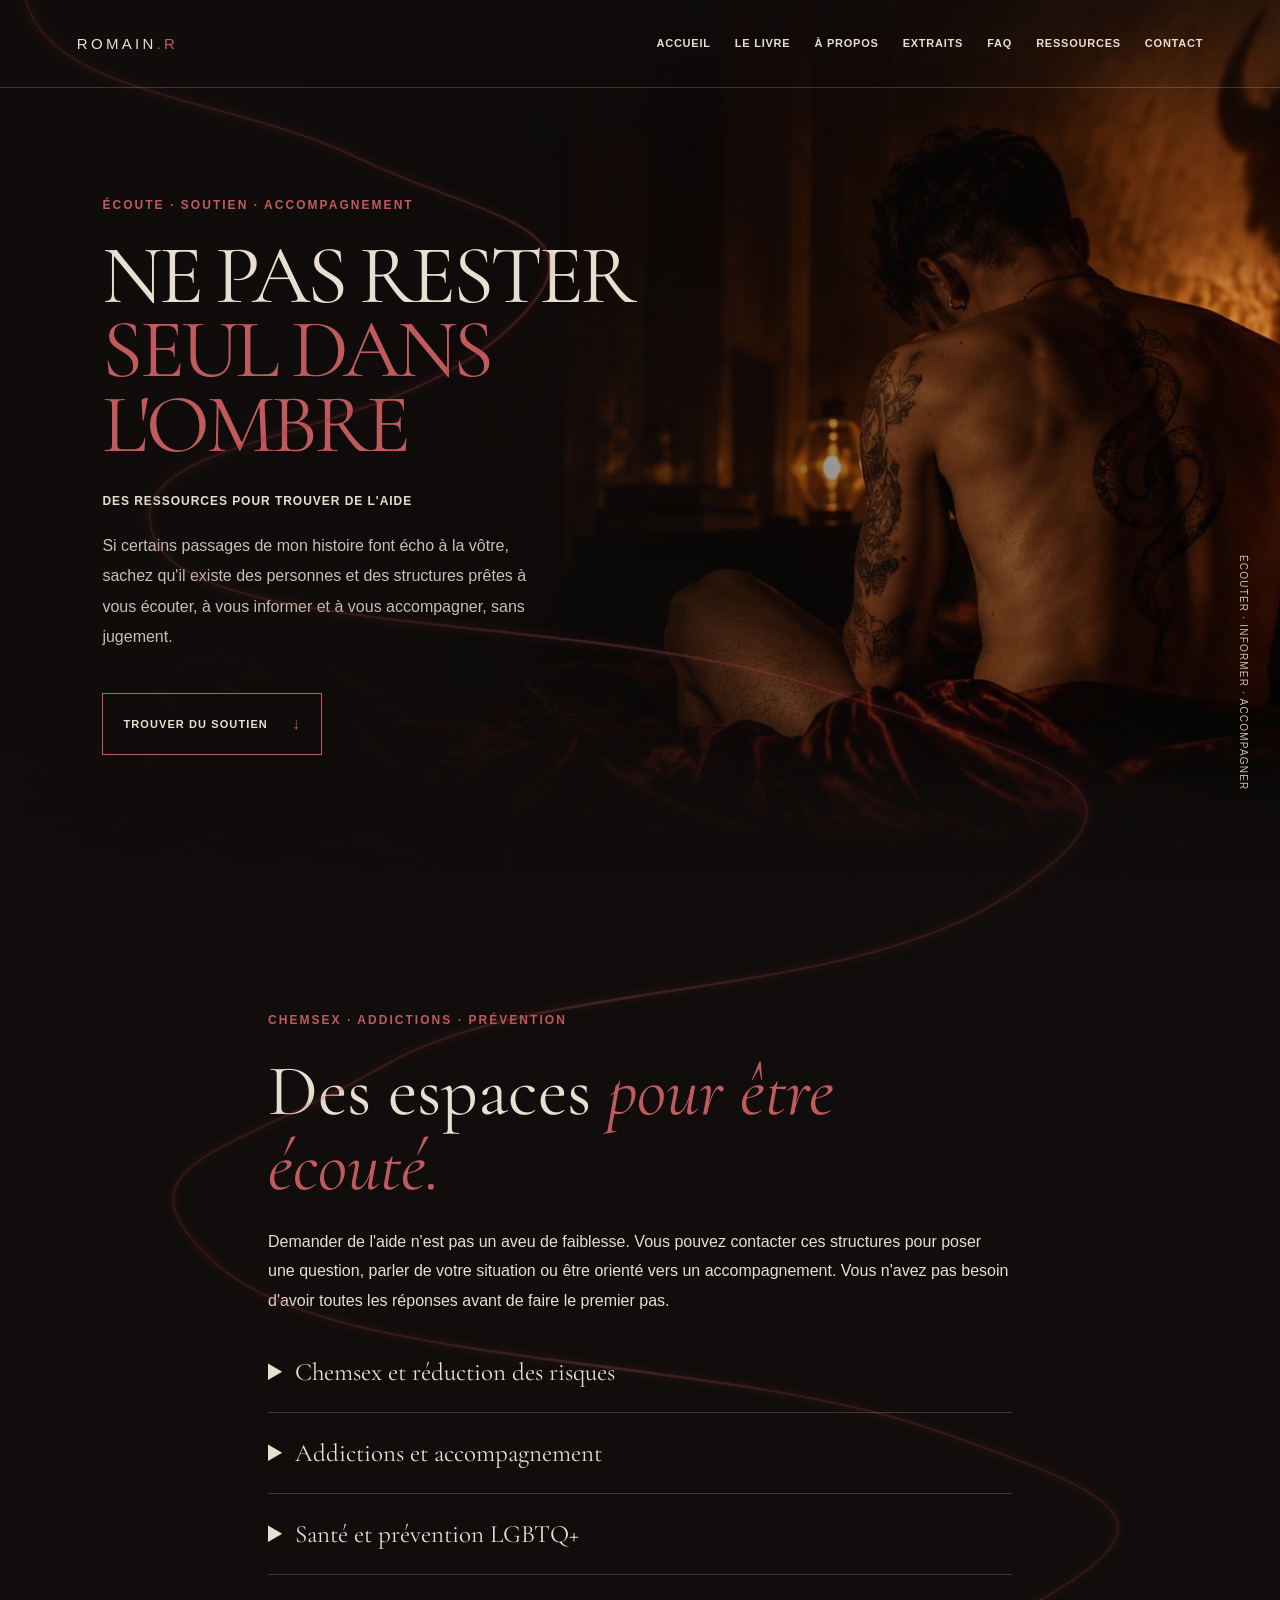
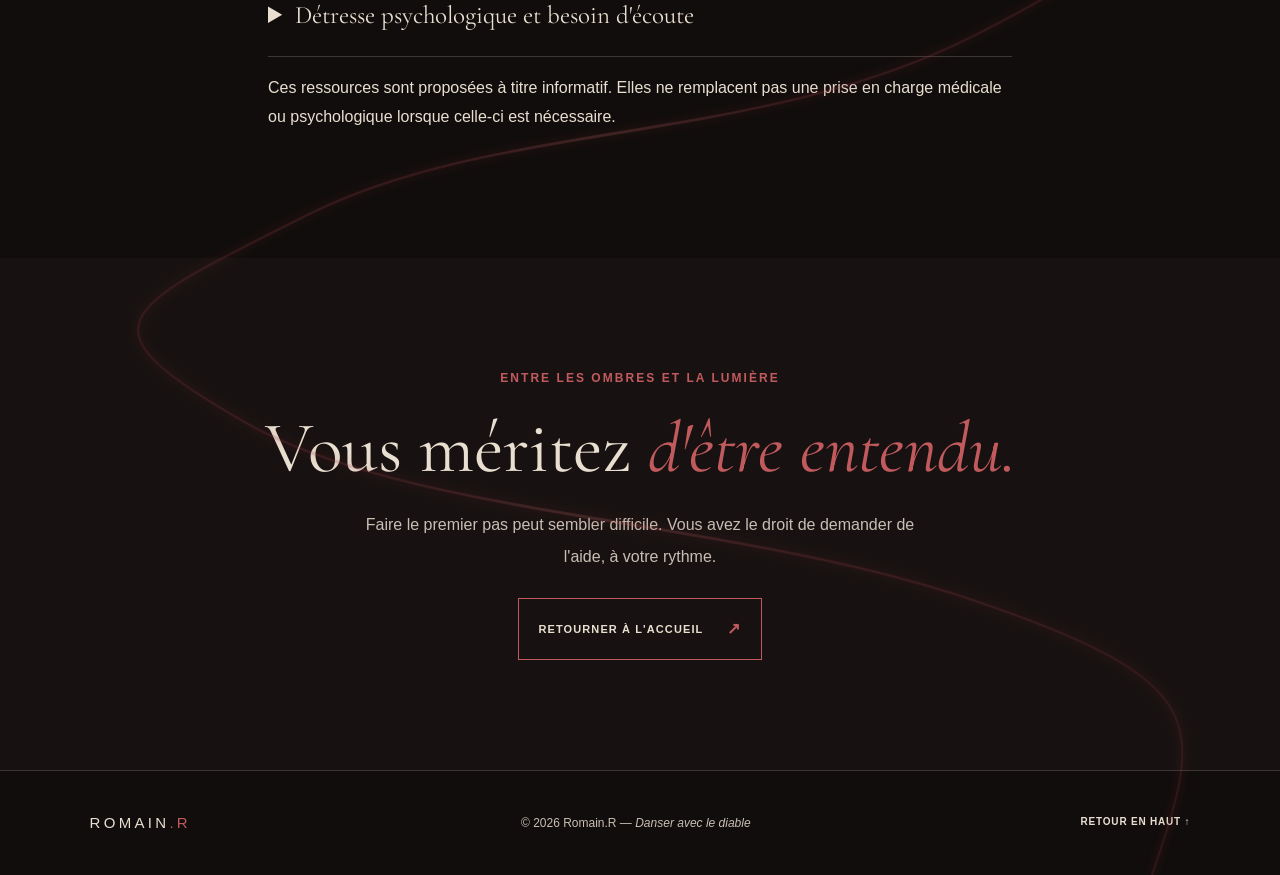
<file: ressources.html>
<!DOCTYPE html>
<html lang="fr">
<head>
  <meta charset="UTF-8">
  <meta name="viewport" content="width=device-width, initial-scale=1.0">
  <meta name="description" content="Des ressources d'écoute, de prévention et d'accompagnement autour du chemsex, des addictions et de la santé mentale.">
  <meta name="theme-color" content="#100d0c">
  <title>Ressources et accompagnement — Danser avec le diable</title>

  <link rel="preconnect" href="https://fonts.googleapis.com">
  <link rel="preconnect" href="https://fonts.gstatic.com" crossorigin>
  <link href="https://fonts.googleapis.com/css2?family=Cormorant+Garamond:wght@400;500;600;700&family=Montserrat:wght@300;400;500;600&display=swap" rel="stylesheet">

  <link rel="stylesheet" href="styles.css">
  <link rel="stylesheet" href="fragments.css">
</head>

<body>
  <header class="site-header">
    <a class="logo" href="index.html">ROMAIN<span>.R</span></a>

    <button class="menu-toggle" aria-label="Ouvrir le menu" aria-expanded="false">
      ☰
    </button>

    <nav class="navigation" id="navigation">
      <a href="index.html#accueil">Accueil</a>
      <a href="livre.html">Le livre</a>
      <a href="index.html#a-propos">À propos</a>
      <a href="index.html#extraits">Extraits</a>
      <a href="index.html#faq">FAQ</a>
      <a href="ressources.html" aria-current="page">Ressources</a>
      <a href="index.html#contact">Contact</a>
    </nav>
  </header>

  <main>
    <section class="hero">
      <div class="hero-overlay"></div>

      <div class="hero-content">
        <p class="eyebrow">ÉCOUTE · SOUTIEN · ACCOMPAGNEMENT</p>

        <h1>NE PAS RESTER<br><span>SEUL DANS L'OMBRE</span></h1>

        <p class="subtitle">DES RESSOURCES POUR TROUVER DE L'AIDE</p>

        <p class="intro">
          Si certains passages de mon histoire font écho à la vôtre,
          sachez qu'il existe des personnes et des structures prêtes
          à vous écouter, à vous informer et à vous accompagner,
          sans jugement.
        </p>

        <a class="button" href="#ressources">
          TROUVER DU SOUTIEN <span>↓</span>
        </a>
      </div>

      <span class="vertical-note">ÉCOUTER · INFORMER · ACCOMPAGNER</span>
    </section>

    <section class="faq-section section" id="ressources">
      <p class="eyebrow">CHEMSEX · ADDICTIONS · PRÉVENTION</p>

      <h2>Des espaces <em>pour être écouté.</em></h2>

      <p>
        Demander de l'aide n'est pas un aveu de faiblesse.
        Vous pouvez contacter ces structures pour poser une question,
        parler de votre situation ou être orienté vers un accompagnement.
        Vous n'avez pas besoin d'avoir toutes les réponses avant de faire
        le premier pas.
      </p>

      <details>
        <summary>Chemsex et réduction des risques</summary>

        <p>
          <strong>Chems Pause</strong><br>
          Une association dédiée au chemsex, proposant notamment des
          espaces de parole, du soutien et des actions de prévention.
          <br>
          <a class="text-link" href="https://chemspause.fr/association/" target="_blank" rel="noopener noreferrer">
            Découvrir Chems Pause ↗
          </a>
        </p>

        <p>
          <strong>AIDES — Ressources chemsex</strong><br>
          Des informations et des ressources autour du chemsex,
          de la réduction des risques et de l'accompagnement.
          <br>
          <a class="text-link" href="https://www.aides.org/chemsex" target="_blank" rel="noopener noreferrer">
            Consulter les ressources de AIDES ↗
          </a>
        </p>

        <p>
          Pour les modalités de contact et les horaires actualisés,
          consultez directement les sites des associations.
        </p>
      </details>

      <details>
        <summary>Addictions et accompagnement</summary>

        <p>
          <strong>Drogues Info Service</strong><br>
          Pour poser des questions sur les drogues, parler de ses
          consommations et trouver une orientation adaptée.
          <br>
          <strong>0 800 23 13 13</strong> — appel anonyme et gratuit.
          Vérifiez les horaires sur le site officiel.
          <br>
          <a class="text-link" href="https://www.drogues-info-service.fr/" target="_blank" rel="noopener noreferrer">
            Visiter Drogues Info Service ↗
          </a>
        </p>

        <p>
          <strong>Association Addictions France</strong><br>
          Informations et accompagnement autour des conduites addictives.
          <br>
          <a class="text-link" href="https://addictions-france.org/" target="_blank" rel="noopener noreferrer">
            Découvrir les ressources ↗
          </a>
        </p>

        <p>
          <strong>CSAPA et CAARUD</strong><br>
          Des structures qui peuvent proposer un accompagnement en
          addictologie ou des services de réduction des risques.
          <br>
          <a class="text-link" href="https://www.drogues-info-service.fr/Adresses-utiles" target="_blank" rel="noopener noreferrer">
            Trouver une structure près de chez vous ↗
          </a>
        </p>
      </details>

      <details>
        <summary>Santé et prévention LGBTQ+</summary>

        <p>
          <strong>ENIPSE</strong><br>
          Des ressources de prévention et de santé destinées notamment
          aux personnes LGBTQ+.
          <br>
          <a class="text-link" href="https://www.enipse.fr/" target="_blank" rel="noopener noreferrer">
            Découvrir ENIPSE ↗
          </a>
        </p>

        <p>
          <strong>Fédération Addiction</strong><br>
          Des informations sur l'addictologie et les professionnels
          qui accompagnent les personnes concernées.
          <br>
          <a class="text-link" href="https://www.federationaddiction.fr/" target="_blank" rel="noopener noreferrer">
            Consulter la Fédération Addiction ↗
          </a>
        </p>
      </details>

      <details>
        <summary>Détresse psychologique et besoin d'écoute</summary>

        <p>
          <strong>3114 — Numéro national de prévention du suicide</strong><br>
          Pour les personnes en détresse ou préoccupées par des pensées
          suicidaires, ainsi que pour leurs proches.
          <br>
          Appel gratuit, 24 h/24 et 7 j/7.
          <br>
          <a class="text-link" href="https://3114.fr/" target="_blank" rel="noopener noreferrer">
            Accéder au site du 3114 ↗
          </a>
        </p>

        <p>
          En cas de danger immédiat ou d'urgence médicale,
          contactez les secours au <strong>15</strong> ou au <strong>112</strong>.
        </p>
      </details>

      <p>
        Ces ressources sont proposées à titre informatif. Elles ne
        remplacent pas une prise en charge médicale ou psychologique
        lorsque celle-ci est nécessaire.
      </p>
    </section>

    <section class="contact-section section">
      <p class="eyebrow">ENTRE LES OMBRES ET LA LUMIÈRE</p>

      <h2>Vous méritez <em>d'être entendu.</em></h2>

      <p>
        Faire le premier pas peut sembler difficile.
        Vous avez le droit de demander de l'aide, à votre rythme.
      </p>

      <a class="button" href="index.html">
        RETOURNER À L'ACCUEIL <span>↗</span>
      </a>
    </section>
  </main>

  <footer>
    <a class="logo" href="index.html">ROMAIN<span>.R</span></a>

    <p>© 2026 Romain.R — <em>Danser avec le diable</em></p>

    <a href="#ressources">RETOUR EN HAUT ↑</a>
  </footer>

  <script src="script.js"></script>
</body>
</html>
</file>
<file: styles.css>
:root {
  --black: #100d0c;
  --black-soft: #171211;
  --cream: #e9dfd0;
  --muted: #c9beb3;
  --red: #8c292d;
  --red-light: #c15a5d;
  --line: rgba(233, 223, 208, 0.2);
  --serif: "Cormorant Garamond", Georgia, serif;
  --sans: Arial, Helvetica, sans-serif;
}

* {
  box-sizing: border-box;
}

html {
  scroll-behavior: smooth;
  scroll-padding-top: 90px;
}

body {
  margin: 0;
  background: var(--black);
  color: var(--cream);
  font-family: var(--sans);
  font-size: 16px;
  font-weight: 400;
  line-height: 1.85;
  -webkit-font-smoothing: antialiased;
  text-rendering: optimizeLegibility;
}

a {
  color: inherit;
  text-decoration: none;
}

button {
  font: inherit;
}

/* EN-TÊTE */

.site-header {
  position: absolute;
  z-index: 20;
  top: 0;
  left: 0;
  display: flex;
  align-items: center;
  justify-content: space-between;
  gap: 30px;
  width: 100%;
  min-height: 88px;
  padding: 20px 7%;
  border-bottom: 1px solid var(--line);
}

.logo,
.wordmark {
  flex-shrink: 0;
  font-size: 15px;
  font-weight: 500;
  letter-spacing: 0.22em;
  white-space: nowrap;
}

.logo span,
.wordmark span {
  color: var(--red-light);
}

.navigation {
  display: flex;
  align-items: center;
  justify-content: flex-end;
  flex-wrap: wrap;
  gap: 12px 24px;
}

.navigation a {
  font-size: 11px;
  font-weight: 600;
  letter-spacing: 0.07em;
  text-transform: uppercase;
  transition: color 0.25s ease;
}

.navigation a:hover,
.navigation a.active {
  color: var(--red-light);
}

.menu-toggle {
  display: none;
  flex-shrink: 0;
  padding: 9px 12px;
  color: var(--cream);
  background: rgba(16, 13, 12, 0.25);
  border: 1px solid var(--line);
  cursor: pointer;
}

/* BANNIÈRE D'ACCUEIL */

.hero {
  position: relative;
  display: flex;
  align-items: center;
  min-height: 760px;
  min-height: 100svh;
  overflow: hidden;
  isolation: isolate;
  background:
    linear-gradient(
      90deg,
      rgba(16, 13, 12, 0.98) 0%,
      rgba(16, 13, 12, 0.88) 32%,
      rgba(16, 13, 12, 0.38) 68%,
      rgba(16, 13, 12, 0.2) 100%
    ),
    linear-gradient(
      0deg,
      var(--black) 0%,
      transparent 22%,
      transparent 82%,
      rgba(16, 13, 12, 0.35) 100%
    ),
    url("hero.jpg") center 35% / cover no-repeat;
}

.hero-overlay {
  position: absolute;
  z-index: -1;
  inset: 0;
  background: linear-gradient(
    0deg,
    var(--black) 0%,
    transparent 18%,
    transparent 85%,
    rgba(16, 13, 12, 0.25) 100%
  );
  pointer-events: none;
}

.hero-content {
  position: relative;
  z-index: 1;
  width: min(760px, 76%);
  padding: 150px 0 100px 10%;
}

.eyebrow {
  margin: 0 0 22px;
  color: var(--red-light);
  font-size: 12px;
  font-weight: 600;
  letter-spacing: 0.17em;
  line-height: 1.8;
}

.hero h1 {
  max-width: 100%;
  margin: 0;
  font-family: var(--serif);
  font-size: clamp(58px, 7.2vw, 104px);
  font-weight: 400;
  line-height: 0.9;
  letter-spacing: -0.045em;
  overflow-wrap: normal;
}

.hero h1 span {
  color: var(--red-light);
}

.subtitle {
  margin: 28px 0 18px;
  font-family: var(--sans);
  font-size: 12px;
  font-weight: 600;
  letter-spacing: 0.08em;
  line-height: 1.8;
}

.intro {
  max-width: 460px;
  color: var(--muted);
  font-family: var(--sans);
  font-size: 16px;
  font-weight: 400;
  line-height: 1.9;
  letter-spacing: 0;
}

.button {
  display: inline-flex;
  align-items: center;
  justify-content: space-between;
  gap: 24px;
  margin-top: 25px;
  padding: 15px 20px;
  border: 1px solid var(--red-light);
  color: var(--cream);
  font-family: var(--sans);
  font-size: 11px;
  font-weight: 600;
  letter-spacing: 0.1em;
  transition: background 0.25s ease;
}

.button:hover {
  background: var(--red);
}

.button span {
  color: var(--red-light);
  font-size: 16px;
}

.vertical-note {
  position: absolute;
  right: 28px;
  bottom: 110px;
  color: var(--muted);
  font-size: 10px;
  font-weight: 500;
  letter-spacing: 0.12em;
  writing-mode: vertical-rl;
}

/* SECTIONS */

.section {
  padding: 110px 10%;
}

.section-heading {
  max-width: 670px;
  margin: 0 auto 70px;
  text-align: center;
}

h2 {
  margin: 0 0 22px;
  font-family: var(--serif);
  font-size: clamp(42px, 6vw, 72px);
  font-weight: 400;
  line-height: 1.05;
}

h2 em {
  color: var(--red-light);
  font-weight: 400;
}

.section-heading > p:last-child {
  color: var(--muted);
  font-size: 16px;
  font-weight: 400;
  line-height: 1.9;
}

/* SECTION LIVRE */

.book-section {
  background: var(--black-soft);
}

.book-layout {
  display: grid;
  grid-template-columns: minmax(0, 0.85fr) minmax(0, 1fr);
  align-items: center;
  gap: 10%;
  max-width: 1050px;
  margin: 0 auto;
}

.book-art {
  position: relative;
  max-width: 390px;
  margin: 0 auto;
}

.book-art::before {
  position: absolute;
  z-index: 0;
  inset: 12px -12px -12px 12px;
  border: 1px solid rgba(193, 90, 93, 0.5);
  content: "";
}

.book-art img {
  position: relative;
  display: block;
  width: 100%;
  height: auto;
  box-shadow: 0 25px 70px rgba(0, 0, 0, 0.5);
}

.book-copy h3 {
  margin: 0;
  color: var(--cream);
  font-family: var(--serif);
  font-size: clamp(48px, 6vw, 76px);
  font-weight: 400;
  line-height: 0.95;
}

.book-subtitle {
  margin: 20px 0;
  color: var(--red-light);
  font-family: var(--sans);
  font-size: 12px;
  font-weight: 600;
  letter-spacing: 0.1em;
  line-height: 1.8;
  text-transform: uppercase;
}

.book-copy > p:not(.eyebrow):not(.book-subtitle) {
  color: var(--muted);
  font-family: var(--sans);
  font-size: 16px;
  font-weight: 400;
  line-height: 1.95;
  letter-spacing: 0;
}

.format {
  display: flex;
  align-items: center;
  gap: 18px;
  margin-top: 24px;
  padding-top: 20px;
  border-top: 1px solid var(--line);
}

.format > span {
  color: var(--red-light);
  font-family: var(--serif);
  font-size: 30px;
}

.format strong,
.format small {
  display: block;
}

.format strong {
  font-size: 11px;
  font-weight: 600;
  letter-spacing: 0.08em;
}

.format small {
  margin-top: 4px;
  color: var(--muted);
  font-size: 13px;
  font-weight: 400;
}

/* CITATION */

.quote-section {
  padding: 100px 12%;
  background:
    radial-gradient(
      ellipse at center,
      rgba(113, 38, 39, 0.18),
      transparent 68%
    ),
    #211917;
  text-align: center;
}

.quote-section blockquote {
  max-width: 900px;
  margin: 0 auto;
  font-family: var(--serif);
  font-size: clamp(30px, 5vw, 58px);
  line-height: 1.2;
}

.quote-line {
  display: block;
  width: 65px;
  height: 1px;
  margin: 35px auto 0;
  background: var(--red-light);
}

/* À PROPOS */

.about-section {
  display: grid;
  grid-template-columns: 1fr 1fr;
  align-items: start;
  column-gap: 12%;
}

.about-section > .eyebrow {
  grid-column: 1 / -1;
}

.about-section h2 {
  margin-top: 0;
}

.about-copy p {
  margin-top: 0;
  color: var(--muted);
  font-family: var(--sans);
  font-size: 16px;
  font-weight: 400;
  line-height: 2;
  letter-spacing: 0;
}

/* EXTRAITS */

.excerpt-section {
  background:
    linear-gradient(
      90deg,
      rgba(16, 13, 12, 0.98),
      rgba(16, 13, 12, 0.78)
    ),
    #171211;
}

.excerpt-section > p:not(.eyebrow) {
  max-width: 650px;
  color: var(--muted);
  font-family: var(--sans);
  font-size: 16px;
  font-weight: 400;
  line-height: 2;
  letter-spacing: 0;
}

.text-link {
  display: inline-block;
  margin-top: 24px;
  padding-bottom: 7px;
  border-bottom: 1px solid var(--red-light);
  font-family: var(--sans);
  font-size: 11px;
  font-weight: 600;
  letter-spacing: 0.08em;
  transition: color 0.25s ease;
}

.text-link:hover {
  color: var(--red-light);
}

/* FAQ */

.faq-section {
  max-width: 1000px;
  margin: 0 auto;
}

.faq-section details {
  padding: 22px 0;
  border-bottom: 1px solid var(--line);
}

.faq-section summary {
  cursor: pointer;
  font-family: var(--serif);
  font-size: 25px;
  line-height: 1.45;
}

.faq-section details p {
  max-width: 700px;
  color: var(--muted);
  font-family: var(--sans);
  font-size: 16px;
  font-weight: 400;
  line-height: 2;
  letter-spacing: 0;
}

/* CONTACT */

.contact-section {
  background: var(--black-soft);
  text-align: center;
}

.contact-section > p:not(.eyebrow) {
  max-width: 550px;
  margin: 0 auto;
  color: var(--muted);
  font-family: var(--sans);
  font-size: 16px;
  font-weight: 400;
  line-height: 2;
}

/* PIED DE PAGE */

footer {
  display: flex;
  align-items: center;
  justify-content: space-between;
  gap: 20px;
  padding: 30px 7%;
  border-top: 1px solid var(--line);
}

footer p {
  color: var(--muted);
  font-size: 12px;
  font-weight: 400;
  line-height: 1.7;
  text-align: center;
}

footer > a:last-child {
  font-size: 10px;
  font-weight: 600;
  letter-spacing: 0.08em;
}

/* GRANDS ÉCRANS */

@media (min-width: 1100px) {
  .site-header {
    padding-right: 6%;
    padding-left: 6%;
  }

  .hero-content {
    width: min(780px, 68%);
    padding-left: max(8%, calc((100% - 1100px) / 2));
  }

  .hero h1 {
    font-size: clamp(72px, 6.5vw, 100px);
  }

  .intro,
  .section-heading > p:last-child,
  .book-copy > p:not(.eyebrow):not(.book-subtitle),
  .about-copy p,
  .excerpt-section > p:not(.eyebrow),
  .faq-section details p,
  .contact-section > p:not(.eyebrow) {
    font-size: 16px;
  }
}

/* TABLETTES */

@media (max-width: 900px) {
  .site-header {
    gap: 16px;
    padding-right: 5%;
    padding-left: 5%;
  }

  .navigation {
    gap: 10px 14px;
  }

  .navigation a {
    font-size: 10px;
  }

  .hero-content {
    width: 82%;
    padding-left: 7%;
  }
}

/* TÉLÉPHONE EN PORTRAIT */

@media (max-width: 760px) and (orientation: portrait) {
  .site-header {
    min-height: 76px;
    padding: 18px 6%;
    border-bottom-color: transparent;
  }

  .logo,
  .wordmark {
    font-size: 14px;
  }

  .menu-toggle {
    display: block;
    font-size: 20px;
  }

  .navigation {
    position: absolute;
    top: 100%;
    right: 0;
    left: 0;
    display: none;
    align-items: stretch;
    gap: 0;
    padding: 10px 6% 20px;
    background: #100d0c;
    border-bottom: 1px solid var(--line);
  }

  .navigation.is-open {
    display: flex;
    flex-direction: column;
  }

  .navigation a {
    padding: 12px 0;
    border-bottom: 1px solid var(--line);
    font-size: 12px;
  }

  .hero {
    min-height: 780px;
    min-height: 100svh;
    align-items: flex-end;
    background:
      linear-gradient(
        0deg,
        #100d0c 0%,
        rgba(16, 13, 12, 0.82) 35%,
        rgba(16, 13, 12, 0.12) 100%
      ),
      url("hero.jpg") 58% center / cover no-repeat;
  }

  .hero-content {
    width: 100%;
    padding: 0 7% 90px;
  }

  .hero h1 {
    font-size: clamp(58px, 13.5vw, 88px);
    line-height: 0.9;
  }

  .eyebrow {
    font-size: 11px;
    letter-spacing: 0.15em;
  }

  .subtitle {
    max-width: 340px;
    font-size: 11px;
    letter-spacing: 0.08em;
  }

  .intro {
    max-width: 370px;
    font-size: 14px;
    line-height: 1.85;
  }

  .button {
    font-size: 11px;
  }

  .vertical-note {
    display: none;
  }

  .section {
    padding: 75px 7%;
  }

  .section-heading {
    margin-bottom: 45px;
  }

  .section-heading > p:last-child {
    font-size: 14px;
    line-height: 1.85;
  }

  .book-layout {
    grid-template-columns: 1fr;
    gap: 55px;
  }

  .book-art {
    width: 76%;
    max-width: 300px;
  }

  .book-copy h3 {
    font-size: 60px;
  }

  .book-copy > p:not(.eyebrow):not(.book-subtitle),
  .about-copy p,
  .excerpt-section > p:not(.eyebrow),
  .faq-section details p,
  .contact-section > p:not(.eyebrow) {
    font-size: 14px;
    line-height: 1.85;
  }

  .book-subtitle {
    font-size: 11px;
  }

  .format small {
    font-size: 12px;
  }

  .quote-section {
    padding: 75px 8%;
  }

  .about-section {
    grid-template-columns: 1fr;
    row-gap: 12px;
  }

  .about-section > .eyebrow {
    grid-column: auto;
  }

  .about-copy {
    margin-top: 5px;
  }

  .faq-section summary {
    font-size: 22px;
  }

  footer {
    flex-direction: column;
    gap: 10px;
    padding: 30px 7%;
  }

  footer p {
    margin: 0;
    font-size: 11px;
  }
}

/* TÉLÉPHONE EN PAYSAGE */

@media (max-width: 900px) and (orientation: landscape) {
  .site-header {
    position: absolute;
    top: 0;
    left: 0;
    min-height: 64px;
    padding: 10px 5%;
    border-bottom: 0;
  }

  .logo,
  .wordmark {
    font-size: 12px;
  }

  .menu-toggle {
    display: block;
    padding: 7px 11px;
    font-size: 19px;
  }

  .navigation {
    position: absolute;
    top: 100%;
    right: 5%;
    left: auto;
    display: none;
    flex-direction: column;
    align-items: stretch;
    gap: 0;
    min-width: 190px;
    padding: 8px 18px;
    background: rgba(16, 13, 12, 0.97);
    border: 1px solid var(--line);
  }

  .navigation.is-open {
    display: flex;
  }

  .navigation a {
    padding: 8px 0;
    border-bottom: 1px solid var(--line);
    font-size: 11px;
  }

  .navigation a:last-child {
    border-bottom: 0;
  }

  .hero {
    min-height: 100svh;
    align-items: center;
    background:
      linear-gradient(
        90deg,
        rgba(16, 13, 12, 0.97) 0%,
        rgba(16, 13, 12, 0.88) 43%,
        rgba(16, 13, 12, 0.3) 100%
      ),
      linear-gradient(0deg, var(--black), transparent 25%),
      url("hero.jpg") center 38% / cover no-repeat;
  }

  .hero-content {
    width: 74%;
    max-width: 760px;
    padding: 100px 0 35px 7%;
  }

  .hero .eyebrow {
    margin-bottom: 10px;
    font-size: 10px;
    letter-spacing: 0.14em;
  }

  .hero h1 {
    max-width: 100%;
    font-size: clamp(40px, 5.4vw, 68px);
    line-height: 0.91;
    letter-spacing: -0.04em;
  }

  .subtitle {
    margin: 14px 0 8px;
    font-size: 10px;
    letter-spacing: 0.09em;
  }

  .intro {
    max-width: 440px;
    font-size: 12px;
    line-height: 1.75;
  }

  .button {
    margin-top: 12px;
    padding: 10px 14px;
  }

  .vertical-note {
    display: none;
  }
}

/* ÉCRANS BAS EN PAYSAGE */

@media (orientation: landscape) and (max-height: 500px) {
  .site-header {
    min-height: 56px;
    padding-top: 7px;
    padding-bottom: 7px;
  }

  .hero {
    min-height: 500px;
    min-height: 100svh;
  }

  .hero-content {
    padding-top: 82px;
    padding-bottom: 24px;
  }

  .hero .eyebrow {
    margin-bottom: 7px;
  }

  .hero h1 {
    font-size: clamp(36px, 5vw, 58px);
    line-height: 0.92;
  }

  .subtitle {
    margin: 10px 0 6px;
  }

  .intro {
    max-width: 400px;
    font-size: 12px;
    line-height: 1.6;
  }

  .button {
    margin-top: 8px;
  }
}

/* ACCESSIBILITÉ */

@media (prefers-reduced-motion: reduce) {
  html {
    scroll-behavior: auto;
  }

  *,
  *::before,
  *::after {
    transition-duration: 0.01ms !important;
  }
}
</file>
<file: fragments.css>
/* ==========================================
   DANSER AVEC LE DIABLE
   Fil de laine rouge sur toute la page
   ========================================== */

:root {
  --thread-dark: #681a22;
  --thread-red: #922b34;
  --thread-light: #c35a5a;
}

/* Base de la page */
html {
  scroll-behavior: smooth;
}

body {
  position: relative;
  isolation: isolate;
}

/* ==========================================
   FIL ROUGE CONTINU
   Serpentin sur toute la hauteur du site
   ========================================== */

body::before {
  content: "";
  position: absolute;
  z-index: 5;
  top: 0;
  left: 0;
  width: 100%;
  height: 100%;
  pointer-events: none;
  opacity: 0.25;

  background-image: url("data:image/svg+xml,%3Csvg xmlns='http://www.w3.org/2000/svg' viewBox='0 0 1000 1800' preserveAspectRatio='none'%3E%3Cdefs%3E%3ClinearGradient id='thread' x1='0' y1='0' x2='1' y2='0'%3E%3Cstop offset='0%25' stop-color='%23681a22'/%3E%3Cstop offset='35%25' stop-color='%23922b34'/%3E%3Cstop offset='50%25' stop-color='%23c35a5a'/%3E%3Cstop offset='65%25' stop-color='%23922b34'/%3E%3Cstop offset='100%25' stop-color='%23681a22'/%3E%3C/linearGradient%3E%3Cfilter id='glow' x='-50%25' y='-50%25' width='200%25' height='200%25'%3E%3CfeGaussianBlur stdDeviation='3'/%3E%3C/filter%3E%3C/defs%3E%3Cpath d='M 20 0 C 40 70 180 70 280 115 S 490 165 390 245 S 90 315 120 390 S 460 445 640 500 S 920 570 790 650 S 420 710 300 775 S 80 845 170 920 S 560 985 730 1040 S 930 1110 760 1190 S 390 1250 240 1320 S 60 1400 190 1470 S 570 1540 760 1600 S 940 1690 900 1800' fill='none' stroke='%23922b34' stroke-width='8' opacity='.35' filter='url(%23glow)'/%3E%3Cpath d='M 20 0 C 40 70 180 70 280 115 S 490 165 390 245 S 90 315 120 390 S 460 445 640 500 S 920 570 790 650 S 420 710 300 775 S 80 845 170 920 S 560 985 730 1040 S 930 1110 760 1190 S 390 1250 240 1320 S 60 1400 190 1470 S 570 1540 760 1600 S 940 1690 900 1800' fill='none' stroke='url(%23thread)' stroke-width='2.1' stroke-linecap='round'/%3E%3Cpath d='M 20 0 C 40 70 180 70 280 115 S 490 165 390 245 S 90 315 120 390 S 460 445 640 500 S 920 570 790 650 S 420 710 300 775 S 80 845 170 920 S 560 985 730 1040 S 930 1110 760 1190 S 390 1250 240 1320 S 60 1400 190 1470 S 570 1540 760 1600 S 940 1690 900 1800' fill='none' stroke='%23e3a0a0' stroke-width='.45' stroke-linecap='round' opacity='.6'/%3E%3C/svg%3E");

  background-repeat: no-repeat;
  background-position: center top;
  background-size: 100% 100%;

  animation: thread-breathe 6s ease-in-out infinite;
}

/* Éviter que le fil gêne les interactions */
body::before {
  cursor: default;
}

/* ==========================================
   LES FRAGMENTS DU DIABLE
   ========================================== */

.fragments-section {
  position: relative;
  overflow: hidden;
  padding: 80px 20px;
  background:
    radial-gradient(
      ellipse at 75% 40%,
      rgba(95, 32, 29, 0.12),
      transparent 55%
    ),
    #100d0c;
  color: #f1e8dc;
}

.fragments-container {
  position: relative;
  max-width: 1100px;
  margin: 0 auto;
}

.fragments-heading {
  position: relative;
  margin-bottom: 42px;
  text-align: center;
}

.fragments-heading .eyebrow {
  color: #c47b69;
  letter-spacing: 0.22em;
  text-transform: uppercase;
  font-size: 0.75rem;
}

.fragments-heading h2 {
  margin: 12px 0;
  font-family: "Cormorant Garamond", Georgia, serif;
  font-size: clamp(2.2rem, 6vw, 3.8rem);
  font-weight: 400;
}

.fragments-heading p {
  color: #b9aaa0;
  line-height: 1.8;
}

/* Illustration d'Hadès */
.fragments-scene {
  position: relative;
  isolation: isolate;
  min-height: 300px;
  margin-bottom: 34px;
  overflow: hidden;
  border: 1px solid rgba(196, 123, 105, 0.22);
  background:
    linear-gradient(
      0deg,
      rgba(12, 9, 8, 0.25),
      rgba(12, 9, 8, 0.02)
    ),
    url("hades-fragments.png") center 43% / cover no-repeat,
    #17100e;
}

/* Suppression de l'ancien fil local */
.fragments-thread {
  display: none !important;
}

/* Cartes des extraits */
.fragments-cards {
  display: grid;
  grid-template-columns: repeat(2, minmax(0, 1fr));
  gap: 22px;
}

.fragment-card {
  position: relative;
  padding: 30px;
  border: 1px solid rgba(196, 123, 105, 0.28);
  background: linear-gradient(
    145deg,
    rgba(35, 25, 23, 0.97),
    rgba(18, 14, 13, 0.99)
  );
  box-shadow: 0 14px 35px rgba(0, 0, 0, 0.2);
  transition:
    transform 0.35s ease,
    border-color 0.35s ease,
    box-shadow 0.35s ease;
}

.fragment-card:hover {
  transform: translateY(-3px);
  border-color: rgba(160, 57, 62, 0.5);
  box-shadow: 0 18px 40px rgba(0, 0, 0, 0.28);
}

.fragment-label {
  display: inline-block;
  margin-bottom: 18px;
  color: #cf8b7a;
  font-size: 0.72rem;
  letter-spacing: 0.16em;
  text-transform: uppercase;
}

.fragment-card blockquote {
  margin: 0;
  color: #f0e4d8;
  font-family: "Cormorant Garamond", Georgia, serif;
  font-size: clamp(1.35rem, 2.5vw, 1.8rem);
  font-style: italic;
  line-height: 1.55;
}

.fragment-note {
  margin-top: 20px;
  color: #a99a90;
  font-size: 0.85rem;
  line-height: 1.7;
}

/* Animation lente et visible de la lumière */
@keyframes thread-breathe {
  0%, 100% {
    opacity: 0.16;
    filter: brightness(0.8);
  }

  50% {
    opacity: 0.42;
    filter: brightness(1.35);
  }
}

/* Téléphones */
@media (max-width: 700px) {
  body::before {
    opacity: 0.19;
    background-size: 100% 100%;
  }

  .fragments-section {
    padding: 58px 16px;
  }

  .fragments-scene {
    min-height: 230px;
    background-position: 55% center;
  }

  .fragments-cards {
    grid-template-columns: 1fr;
    gap: 16px;
  }

  .fragment-card {
    padding: 24px;
  }
}

/* Respect des préférences de mouvement réduit */
@media (prefers-reduced-motion: reduce) {
  html {
    scroll-behavior: auto;
  }

  body::before {
    animation: none;
  }

  .fragment-card {
    transition: none;
  }
}
</file>
